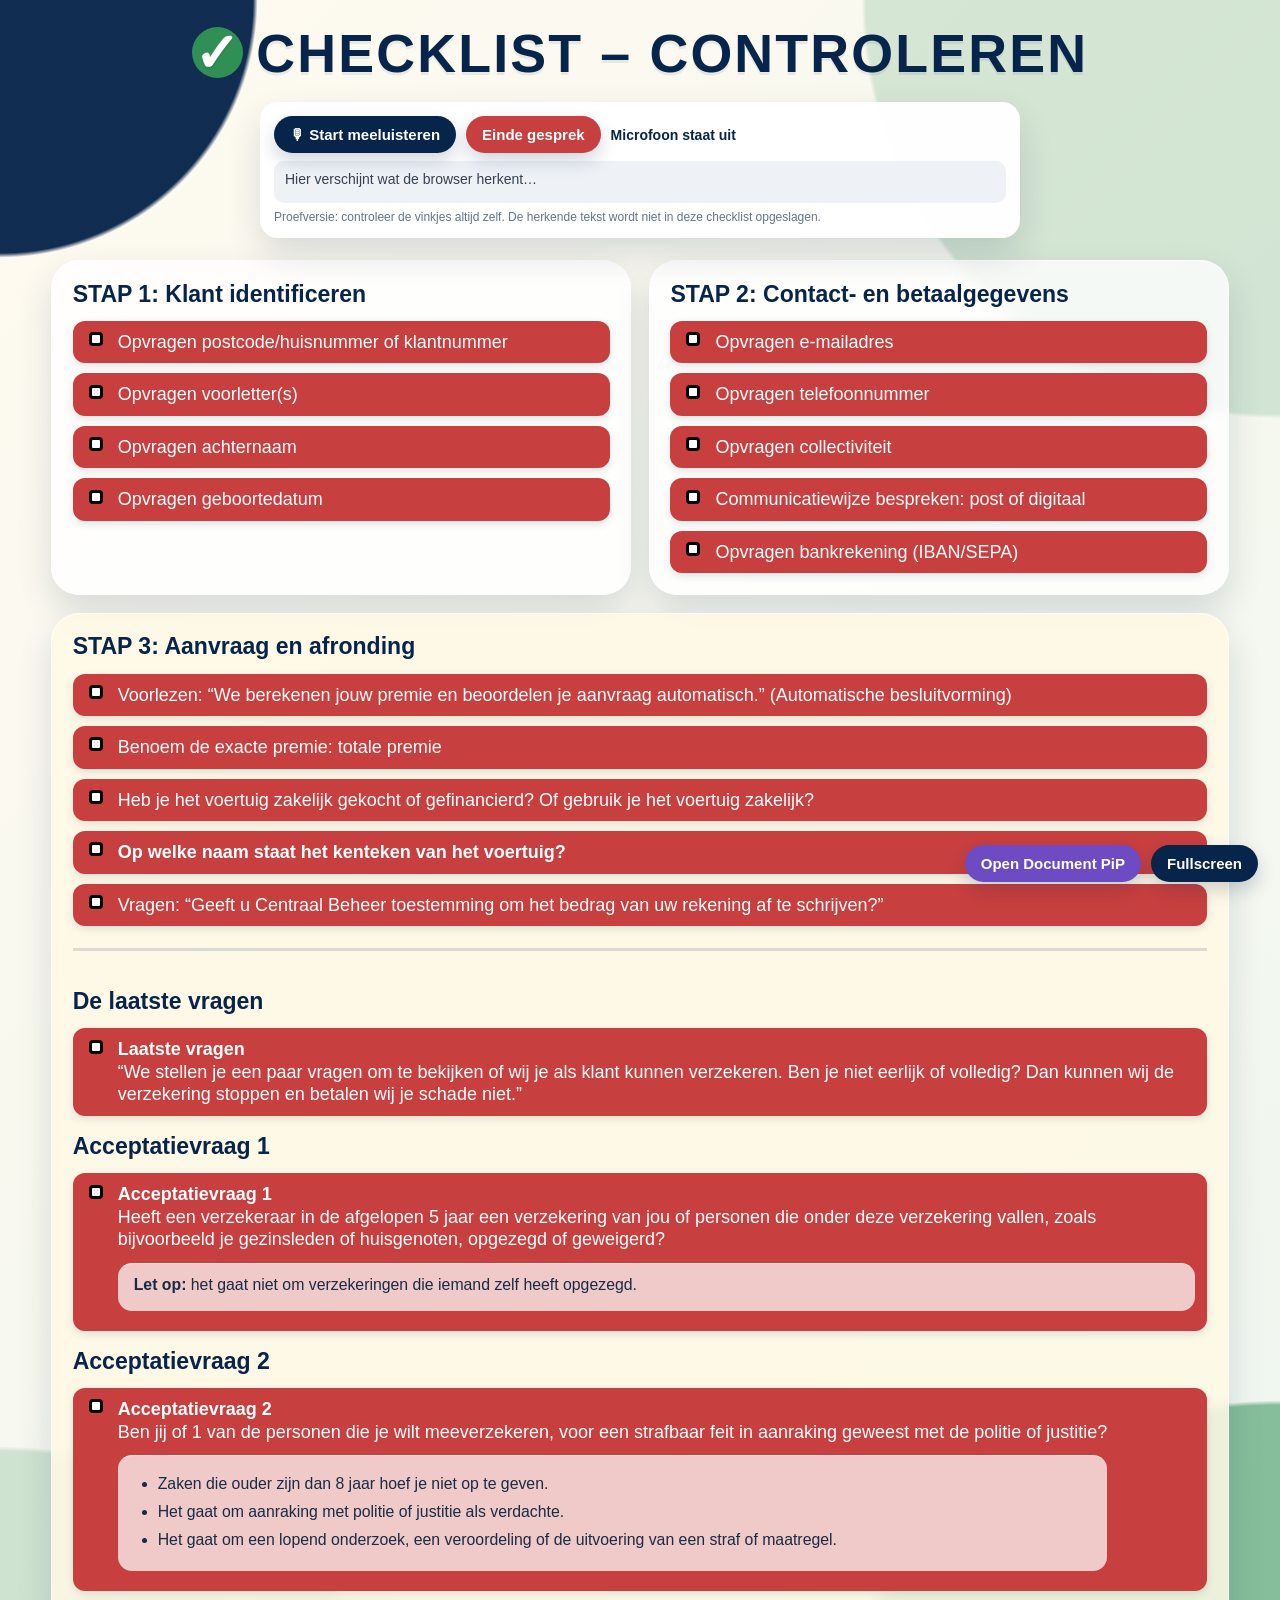
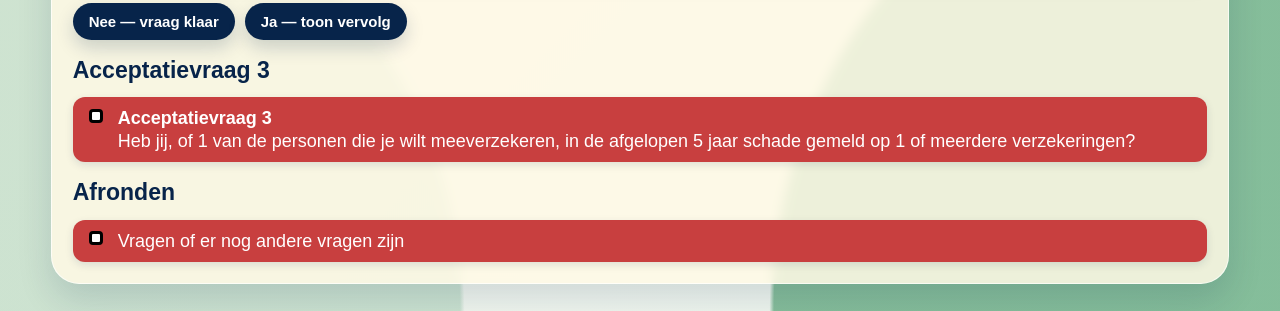
<file: index.html>
<!doctype html>
<html lang="nl">
<head>
  <meta charset="utf-8">
  <meta name="viewport" content="width=device-width, initial-scale=1">
  <title>Checklist – Controleren</title>
  <link rel="stylesheet" href="styles.css">
</head>
<body>
  <div class="page">
    <header><h1><span class="tick">✓</span>Checklist – Controleren</h1></header>

    <aside class="speech-panel" aria-label="Spraakherkenning">
      <div class="speech-controls">
        <button id="listenButton" type="button">🎙 Start meeluisteren</button>
        <button id="endButton" type="button">Einde gesprek</button>
        <span id="listenStatus">Microfoon staat uit</span>
      </div>
      <div id="transcript" aria-live="polite">Hier verschijnt wat de browser herkent…</div>
      <p class="speech-note">Proefversie: controleer de vinkjes altijd zelf. De herkende tekst wordt niet in deze checklist opgeslagen.</p>
    </aside>

    <main id="checklistRoot"></main>

    <div class="buttons">
      <button id="overlayButton" type="button">Open Document PiP</button>
      <button id="fullscreenButton" type="button">Fullscreen</button>
    </div>
  </div>

  <script src="checklist-data.js"></script>
  <script src="checklist-state.js"></script>
  <script src="vehicle-detection.js"></script>
  <script src="checklist-ui.js"></script>
  <script src="speech.js"></script>
  <script src="overlay.js?v=document-pip2"></script>
  <script src="app.js"></script>
</body>
</html>
</file>
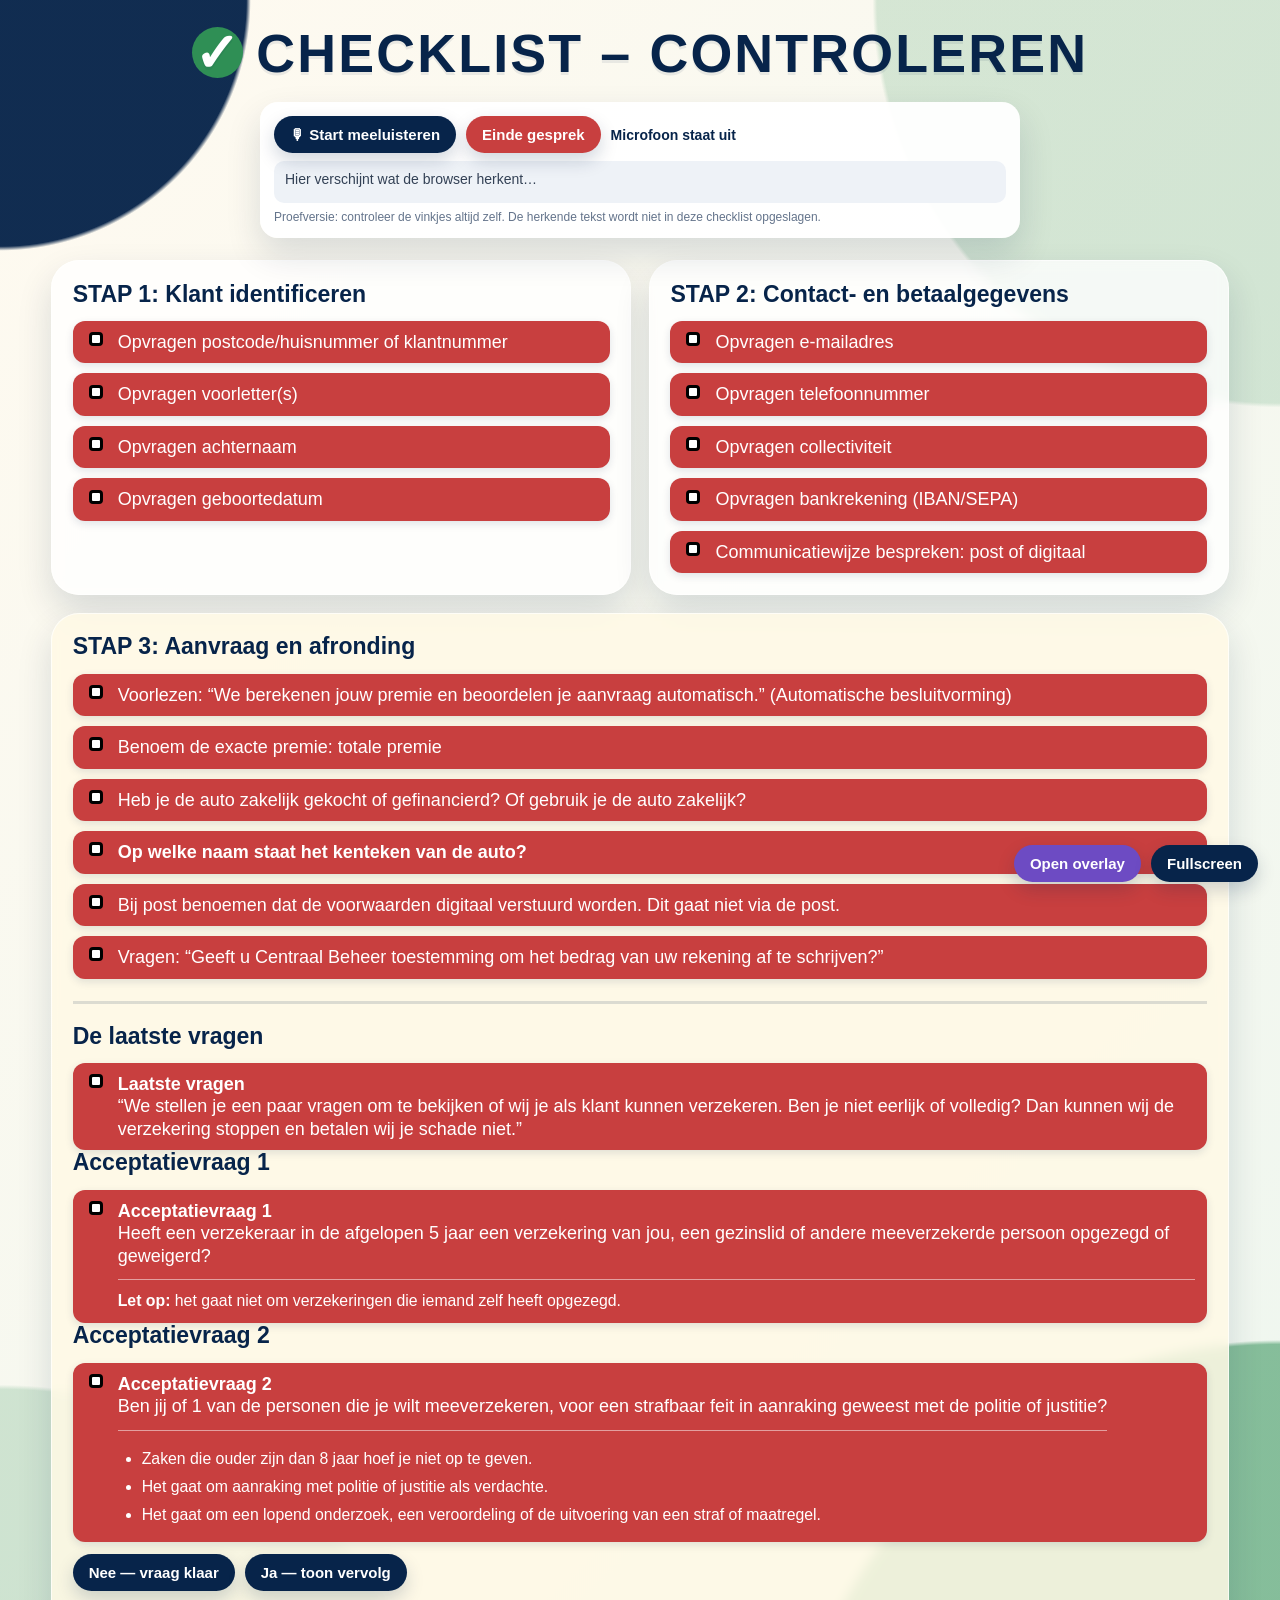
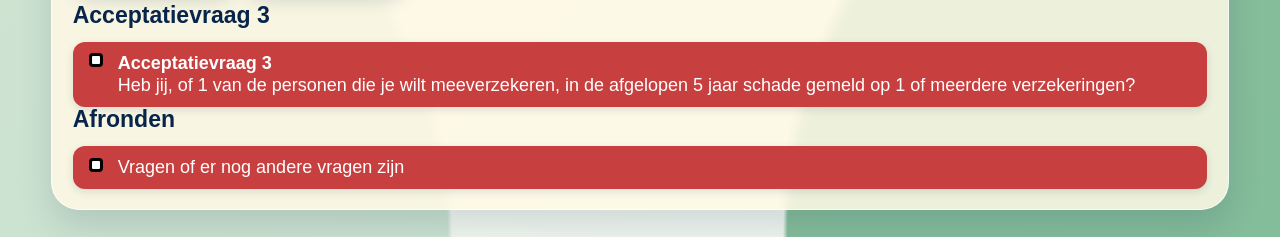
<file: Index.html>
<!doctype html>
<html lang="nl">
<head>
  <meta charset="utf-8">
  <meta name="viewport" content="width=device-width, initial-scale=1">
  <title>Checklist – Controleren</title>
  <style>
    :root {
      --navy: #07244a;
      --green: #2f8f55;
      --gold: #d8a319;
      --bg: #f7f3e9;
      --card: rgba(255,255,255,.78);
      --shadow: 0 16px 35px rgba(7, 36, 74, .14);
    }

    * { box-sizing: border-box; }

    body {
      margin: 0;
      min-height: 100vh;
      font-family: Arial, Helvetica, sans-serif;
      color: var(--navy);
      background:
        radial-gradient(circle at top left, rgba(7,36,74,.96) 0 11%, transparent 11.2%),
        radial-gradient(circle at top right, rgba(47,143,85,.18) 0 18%, transparent 18.2%),
        radial-gradient(circle at bottom right, rgba(47,143,85,.55) 0 22%, transparent 22.2%),
        radial-gradient(circle at bottom left, rgba(47,143,85,.20) 0 20%, transparent 20.2%),
        linear-gradient(135deg, #fffaf0, #edf6ef);
      overflow: auto;
    }

    .page {
      width: 100vw;
      min-height: 100vh;
      padding: clamp(18px, 2.1vw, 36px);
      display: flex;
      flex-direction: column;
      gap: clamp(14px, 1.7vw, 26px);
    }

    header {
      text-align: center;
      flex: 0 0 auto;
    }

    h1 {
      margin: 0;
      font-size: clamp(32px, 4.2vw, 72px);
      letter-spacing: .04em;
      text-transform: uppercase;
      line-height: 1;
      text-shadow: 0 3px 0 rgba(7,36,74,.08);
    }

    .tick {
      display: inline-grid;
      place-items: center;
      width: .95em;
      height: .95em;
      border-radius: 50%;
      background: var(--green);
      color: white;
      margin-right: .25em;
      font-weight: 900;
    }

    main {
      flex: 1 1 auto;
      display: grid;
      grid-template-columns: 1fr 1fr;
      gap: clamp(14px, 1.4vw, 24px);
      align-content: center;
      max-width: 1500px;
      width: min(92vw, 1500px);
      margin: 0 auto;
    }

    .card {
      background: var(--card);
      border-radius: 28px;
      padding: clamp(18px, 1.6vw, 28px);
      box-shadow: var(--shadow);
      backdrop-filter: blur(6px);
      border: 1px solid rgba(255,255,255,.65);
      min-height: 165px;
    }

    .wide {
      grid-column: 1 / -1;
      background: rgba(255, 249, 229, .85);
    }

    .acceptance-section {
      margin-top: 22px;
      padding-top: 20px;
      border-top: 3px solid rgba(7,36,74,.14);
    }

    .acceptance-intro,
    .question-note,
    .yes-options {
      margin: 10px 0;
      padding: 14px 16px;
      border-radius: 14px;
      color: #182b45;
      background: rgba(255,255,255,.72);
      font-size: clamp(16px, 1.15vw, 21px);
      line-height: 1.45;
    }

    .question-note { background: #fff5d6; }

    .question-subtext {
      display: block;
      margin-top: 12px;
      padding-top: 10px;
      border-top: 1px solid rgba(255,255,255,.5);
      font-size: .88em;
      line-height: 1.45;
    }

    .question-subtext ul {
      margin: 7px 0 0;
      padding-left: 24px;
    }

    .question-subtext li { margin: 5px 0; }

    .answer-buttons {
      display: flex;
      gap: 10px;
      margin: 12px 0;
    }

    .answer-buttons button.selected { outline: 4px solid var(--gold); }

    .yes-options[hidden] { display: none; }

    .yes-options ol {
      margin: 8px 0 0;
      padding-left: 28px;
    }

    .yes-options li { margin: 7px 0; }

    h2 {
      margin: 0 0 14px;
      font-size: clamp(22px, 1.8vw, 34px);
      line-height: 1.1;
    }

    .checks {
      display: grid;
      gap: 10px;
    }

    .checkline {
      display: flex;
      align-items: flex-start;
      gap: 12px;
      font-size: clamp(18px, 1.35vw, 25px);
      line-height: 1.25;
      cursor: pointer;
      user-select: none;
      padding: 10px 12px;
      border-radius: 12px;
      color: white;
      background: #c83f3f;
      box-shadow: 0 3px 8px rgba(7, 36, 74, .12);
      transition: background-color .18s ease, transform .12s ease;
    }

    .checkline:hover { transform: translateY(-1px); }

    .checkline:has(input[type="checkbox"]:checked) {
      background: var(--green);
    }

    input[type="checkbox"] {
      appearance: none;
      width: 1.05em;
      height: 1.05em;
      margin-top: .1em;
      border: 3px solid currentColor;
      border-radius: 4px;
      background: white;
      flex: 0 0 auto;
      display: grid;
      place-items: center;
      cursor: pointer;
    }

    input[type="checkbox"]::after {
      content: "✓";
      color: var(--green);
      font-size: .85em;
      font-weight: 900;
      transform: scale(0);
      transition: transform .12s ease;
    }

    input[type="checkbox"]:checked {
      background: white;
      border-color: white;
    }

    input[type="checkbox"]:checked::after {
      transform: scale(1);
    }

    input[type="checkbox"]:checked + span {
      text-decoration: none;
      opacity: 1;
    }

    .buttons {
      position: fixed;
      right: 22px;
      bottom: 18px;
      display: flex;
      gap: 10px;
    }

    button {
      border: 0;
      border-radius: 999px;
      padding: 10px 16px;
      font-size: 15px;
      font-weight: 700;
      color: white;
      background: var(--navy);
      cursor: pointer;
      box-shadow: 0 8px 18px rgba(7,36,74,.18);
    }

    button:hover { filter: brightness(1.1); }

    button:disabled {
      cursor: default;
      opacity: .75;
    }

    #endButton { background: #c83f3f; }

    #overlayButton { background: #6d4bc3; }

    .speech-panel {
      position: sticky;
      top: 10px;
      width: min(760px, 92vw);
      margin: 0 auto;
      padding: 14px;
      border-radius: 18px;
      background: rgba(255,255,255,.94);
      box-shadow: var(--shadow);
      z-index: 10;
      transition: width .2s ease, padding .2s ease;
    }

    .speech-panel.listening {
      width: min(420px, 92vw);
      padding: 10px 12px;
    }

    .speech-panel.listening .speech-controls { margin-bottom: 0; }

    .speech-panel.listening #transcript,
    .speech-panel.listening .speech-note {
      display: none;
    }

    .speech-controls {
      display: flex;
      flex-wrap: wrap;
      align-items: center;
      gap: 10px;
      margin-bottom: 8px;
    }

    #listenButton.listening { background: #c83f3f; }

    #listenStatus {
      font-size: 14px;
      font-weight: 700;
    }

    #transcript {
      min-height: 42px;
      max-height: 86px;
      overflow-y: auto;
      padding: 9px 11px;
      border-radius: 10px;
      color: #334155;
      background: #eef2f7;
      font-size: 14px;
      line-height: 1.35;
    }

    .speech-note {
      margin: 7px 0 0;
      color: #64748b;
      font-size: 12px;
    }

    @media (max-width: 900px) {
      body { overflow: auto; }
      .page { height: auto; min-height: 100vh; }
      main { grid-template-columns: 1fr; }
      .wide { grid-column: auto; }
      .speech-panel { width: min(760px, 92vw); }
      .speech-panel.listening { width: min(420px, 92vw); }
    }
  </style>
</head>
<body>
  <div class="page">
    <header>
      <h1><span class="tick">✓</span>Checklist – Controleren</h1>
    </header>

    <aside class="speech-panel" aria-label="Spraakherkenning">
      <div class="speech-controls">
        <button id="listenButton" type="button" onclick="startListening()">🎙 Start meeluisteren</button>
        <button id="endButton" type="button" onclick="endConversation()">Einde gesprek</button>
        <span id="listenStatus">Microfoon staat uit</span>
      </div>
      <div id="transcript" aria-live="polite">Hier verschijnt wat de browser herkent…</div>
      <p class="speech-note">Proefversie: controleer de vinkjes altijd zelf. De herkende tekst wordt niet in deze checklist opgeslagen.</p>
    </aside>

    <main>
      <section class="card">
        <h2>STAP 1: Klant identificeren</h2>
        <div class="checks">
          <label class="checkline"><input type="checkbox" id="check_1_0"><span>Opvragen postcode/huisnummer of klantnummer</span></label>
          <label class="checkline"><input type="checkbox" id="check_1_1"><span>Opvragen voorletter(s)</span></label>
          <label class="checkline"><input type="checkbox" id="check_1_2"><span>Opvragen achternaam</span></label>
          <label class="checkline"><input type="checkbox" id="check_1_3"><span>Opvragen geboortedatum</span></label>
        </div>
      </section>

      <section class="card">
        <h2>STAP 2: Contact- en betaalgegevens</h2>
        <div class="checks">
          <label class="checkline"><input type="checkbox" id="check_2_0"><span>Opvragen e-mailadres</span></label>
          <label class="checkline"><input type="checkbox" id="check_2_1"><span>Opvragen telefoonnummer</span></label>
          <label class="checkline"><input type="checkbox" id="check_2_2"><span>Opvragen collectiviteit</span></label>
          <label class="checkline"><input type="checkbox" id="check_2_3"><span>Opvragen bankrekening (IBAN/SEPA)</span></label>
          <label class="checkline"><input type="checkbox" id="check_2_4"><span>Communicatiewijze bespreken: post of digitaal</span></label>
        </div>
      </section>

      <section class="card wide">
        <h2>STAP 3: Aanvraag en afronding</h2>
        <div class="checks">
          <label class="checkline"><input type="checkbox" id="check_3_0"><span>Voorlezen: “We berekenen jouw premie en beoordelen je aanvraag automatisch.” (Automatische besluitvorming)</span></label>
          <label class="checkline"><input type="checkbox" id="check_3_1"><span>Benoem de exacte premie: totale premie</span></label>
          <label class="checkline"><input type="checkbox" id="check_3_1a"><span>Heb je de auto zakelijk gekocht of gefinancierd? Of gebruik je de auto zakelijk?</span></label>
          <label class="checkline"><input type="checkbox" id="check_3_1b"><span><strong>Op welke naam staat het kenteken van de auto?</strong></span></label>
          <label class="checkline"><input type="checkbox" id="check_3_2"><span>Bij post benoemen dat de voorwaarden digitaal verstuurd worden. Dit gaat niet via de post.</span></label>
          <label class="checkline"><input type="checkbox" id="check_3_3"><span>Vragen: “Geeft u Centraal Beheer toestemming om het bedrag van uw rekening af te schrijven?”</span></label>
        </div>

        <div class="acceptance-section">
          <h2>De laatste vragen</h2>
          <label class="checkline">
            <input type="checkbox" id="check_3_4">
            <span><strong>Laatste vragen</strong><br>“We stellen je een paar vragen om te bekijken of wij je als klant kunnen verzekeren. Ben je niet eerlijk of volledig? Dan kunnen wij de verzekering stoppen en betalen wij je schade niet.”</span>
          </label>

          <h2>Acceptatievraag 1</h2>
          <label class="checkline">
            <input type="checkbox" id="check_3_5">
            <span><strong>Acceptatievraag 1</strong><br>Heeft een verzekeraar in de afgelopen 5 jaar een verzekering van jou, een gezinslid of andere meeverzekerde persoon opgezegd of geweigerd?
              <span class="question-subtext"><strong>Let op:</strong> het gaat niet om verzekeringen die iemand zelf heeft opgezegd.</span>
            </span>
          </label>

          <h2>Acceptatievraag 2</h2>
          <label class="checkline">
            <input type="checkbox" id="check_3_6">
            <span><strong>Acceptatievraag 2</strong><br>Ben jij of 1 van de personen die je wilt meeverzekeren, voor een strafbaar feit in aanraking geweest met de politie of justitie?
              <span class="question-subtext">
                <ul>
                  <li>Zaken die ouder zijn dan 8 jaar hoef je niet op te geven.</li>
                  <li>Het gaat om aanraking met politie of justitie als verdachte.</li>
                  <li>Het gaat om een lopend onderzoek, een veroordeling of de uitvoering van een straf of maatregel.</li>
                </ul>
              </span>
            </span>
          </label>
          <div class="answer-buttons" aria-label="Antwoord op acceptatievraag 2">
            <button type="button" id="criminalNo" onclick="setCriminalAnswer(false)">Nee — vraag klaar</button>
            <button type="button" id="criminalYes" onclick="setCriminalAnswer(true)">Ja — toon vervolg</button>
          </div>
          <div class="yes-options" id="criminalOptions" hidden>
            <label class="checkline">
              <input type="checkbox" id="check_3_6_sub">
              <span><strong>Vervolg bij antwoord “Ja”</strong><br>Lees alle onderstaande subcategorieën voor.</span>
            </label>
            <ol>
              <li>Ontzegging van de rij- of vaarbevoegdheid (alleen bij verkeersproducten)</li>
              <li>Diefstal, inbraak, verduistering, heling, bedrog, oplichting, valsheid in geschrifte</li>
              <li>Vernieling, brandstichting, bedreiging, afpersing, chantage, stalking, gewapende overval</li>
              <li>Mishandeling, doodslag, moord</li>
              <li>Vrijheidsberoving, mensenhandel</li>
              <li>Aanranding, verkrachting, ontucht met minderjarigen, bezit van kinderporno</li>
              <li>Bezit of handel in wapens, munitie, vuurwerk</li>
              <li>Bezit, kweken, vervaardigen, handelen, doorvoeren of invoeren van drugs</li>
              <li>Misdrijven die te maken hebben met terrorisme, witwassen of deelname aan een criminele organisatie</li>
              <li>Milieumisdrijven</li>
              <li>Alle vormen van fraude en cybercriminaliteit</li>
            </ol>
          </div>

          <h2>Acceptatievraag 3</h2>
          <label class="checkline">
            <input type="checkbox" id="check_3_7">
            <span><strong>Acceptatievraag 3</strong><br>Heb jij, of 1 van de personen die je wilt meeverzekeren, in de afgelopen 5 jaar schade gemeld op 1 of meerdere verzekeringen?</span>
          </label>

          <h2>Afronden</h2>
          <label class="checkline"><input type="checkbox" id="check_3_8"><span>Vragen of er nog andere vragen zijn</span></label>
        </div>
      </section>
    </main>

    <div class="buttons">
      <button id="overlayButton" type="button" onclick="openOverlay()">Open overlay</button>
      <button onclick="toggleFullscreen()">Fullscreen</button>
    </div>
  </div>

  <script>
    const boxes = Array.from(document.querySelectorAll('input[type="checkbox"]'));
    const SpeechRecognition = window.SpeechRecognition || window.webkitSpeechRecognition;
    const listenButton = document.getElementById("listenButton");
    const listenStatus = document.getElementById("listenStatus");
    const transcript = document.getElementById("transcript");
    let recognition = null;
    let isListening = false;
    let rollingFinalText = "";
    let overlayWindow = null;
    let overlayOpenOnly = true;

    const speechRules = {
      check_1_0: ["postcode", "huisnummer", "klantnummer"],
      check_1_1: ["voorletter", "voorletters", "initialen"],
      check_1_2: ["achternaam", "familienaam"],
      check_1_3: ["geboortedatum", "wanneer bent u geboren"],
      check_2_0: ["e-mailadres", "emailadres", "e mail adres"],
      check_2_1: ["telefoonnummer", "mobiele nummer"],
      check_2_2: ["collectief", "collectiviteit"],
      check_2_3: ["bankrekening", "iban", "sepa", "rekeningnummer"],
      check_2_4: ["communicatiewijze", "communicatie wijze", "communicatievoorkeur", "communicatie voorkeur", "wijze staat digitaal", "communicatie staat digitaal", "wijze is post", "wijze is digitaal", "post of digitaal"],
      check_3_0: ["berekenen jouw premie", "beoordelen je aanvraag automatisch", "automatische besluitvorming"],
      check_3_1: ["exacte premie", "totale premie", "totaalpremie", "de premie is", "jouw premie wordt", "uw premie wordt"],
      check_3_1a: ["gebruik je de auto zakelijk", "auto zakelijk"],
      check_3_1b: ["op welke naam staat het kenteken van de auto", "naam staat het kenteken", "kenteken van de auto"],
      check_3_2: ["voorwaarden digitaal", "niet via de post", "niet per post"],
      check_3_3: ["centraal beheer toestemming", "bedrag van uw rekening af te schrijven", "toestemming om af te schrijven"],
      check_3_4: ["betalen wij je schade niet", "betalen we je schade niet"],
      check_3_5: ["zelf heeft opgezegd", "zelf hebben opgezegd"],
      check_3_6: ["uitvoering van een straf of maatregel"],
      check_3_6_sub: ["fraude en cybercriminaliteit"],
      check_3_7: ["een of meerdere verzekeringen", "1 of meerdere verzekeringen"],
      check_3_8: ["nog andere vragen", "heeft u nog vragen", "kan ik nog ergens mee helpen"]
    };

    function normalizeSpeech(text) {
      return text
        .toLocaleLowerCase("nl-NL")
        .normalize("NFD")
        .replace(/[\u0300-\u036f]/g, "")
        .replace(/[^a-z0-9]+/g, " ")
        .replace(/\s+/g, " ")
        .trim();
    }

    function hasAny(text, alternatives) {
      return alternatives.some(value => text.includes(value));
    }

    const flexibleMatchers = {
      check_2_0: text => hasAny(text, ["e mail adres", "email adres", "emailadres", "e mailadres", "mail adres", "mailadres"]),
      check_2_4: text => hasAny(text, ["communicatiewijze", "communicatie wijze", "communicatievoorkeur", "communicatie voorkeur"]) && hasAny(text, ["post", "digitaal"]),
      check_3_0: text => text.includes("premie") && hasAny(text, ["automatisch", "beoordelen", "besluitvorming"]),
      check_3_1: text => text.includes("premie") && hasAny(text, ["exacte", "totaal", "totale"]),
      check_3_1a: text => text.includes("auto") && text.includes("zakelijk"),
      check_3_1b: text => text.includes("kenteken") && hasAny(text, ["welke naam", "op naam", "naam staat"]),
      check_3_2: text => text.includes("voorwaarden") && hasAny(text, ["digitaal", "niet via de post", "niet per post"]),
      check_3_3: text => text.includes("toestemming") && hasAny(text, ["afschrijven", "af te schrijven", "rekening"]),
      check_3_4: text => hasAny(text, ["eerlijk", "volledig"]) && hasAny(text, ["schade niet", "verzekering stoppen"]),
      check_3_5: text => text.includes("zelf") && text.includes("verzeker") && hasAny(text, ["opgezegd", "op gezegd", "opzegde"]),
      check_3_6: text => hasAny(text, ["uitvoering", "uitvoeren", "uitvoer"]) && hasAny(text, ["straf", "maatregel"]),
      check_3_6_sub: text => hasAny(text, ["fraude en cybercriminaliteit", "fraude of cybercriminaliteit", "cyber criminaliteit"]),
      check_3_7: text => hasAny(text, ["schade gemeld", "schades gemeld", "schademelding"]) && text.includes("verzeker")
    };

    boxes.forEach(box => {
      const saved = localStorage.getItem("werkcheck_" + box.id);
      box.checked = saved === "true";
      box.addEventListener("change", () => {
        localStorage.setItem("werkcheck_" + box.id, box.checked);
        syncOverlay();
      });
    });

    function resetChecks() {
      boxes.forEach(box => {
        box.checked = false;
        localStorage.setItem("werkcheck_" + box.id, "false");
      });
      setCriminalAnswer(null);
    }

    function setCriminalAnswer(answer) {
      const options = document.getElementById("criminalOptions");
      const yesButton = document.getElementById("criminalYes");
      const noButton = document.getElementById("criminalNo");
      yesButton.classList.toggle("selected", answer === true);
      noButton.classList.toggle("selected", answer === false);
      options.hidden = answer !== true;
      syncOverlay();

      if (answer === null) {
        localStorage.removeItem("criminal_answer");
        return;
      }

      localStorage.setItem("criminal_answer", answer ? "yes" : "no");
      const questionBox = document.getElementById("check_3_6");
      if (!questionBox.checked) {
        questionBox.checked = true;
        questionBox.dispatchEvent(new Event("change"));
      }
    }

    function processSpeech(text) {
      const normalized = normalizeSpeech(text);
      Object.entries(speechRules).forEach(([id, phrases]) => {
        const box = document.getElementById(id);
        const exactMatch = phrases.some(phrase => normalized.includes(normalizeSpeech(phrase)));
        const flexibleMatch = flexibleMatchers[id]?.(normalized) || false;
        if (!box.checked && (exactMatch || flexibleMatch)) {
          box.checked = true;
          box.dispatchEvent(new Event("change"));
          box.closest(".checkline").animate(
            [{ transform: "scale(1)" }, { transform: "scale(1.025)" }, { transform: "scale(1)" }],
            { duration: 420 }
          );
        }
      });
    }

    function setupRecognition() {
      if (!SpeechRecognition) return false;
      recognition = new SpeechRecognition();
      recognition.lang = "nl-NL";
      recognition.continuous = true;
      recognition.interimResults = true;

      recognition.onresult = event => {
        let finalText = "";
        let interimText = "";
        for (let i = event.resultIndex; i < event.results.length; i++) {
          const words = event.results[i][0].transcript;
          if (event.results[i].isFinal) finalText += words + " ";
          else interimText += words;
        }
        const heard = (finalText || interimText).trim();
        if (heard) {
          transcript.textContent = heard;
        }
        if (finalText.trim()) {
          rollingFinalText = (rollingFinalText + " " + finalText).slice(-1400);
          processSpeech(rollingFinalText);
        }
      };

      recognition.onerror = event => {
        if (event.error === "not-allowed") {
          isListening = false;
          updateListeningUI("Microfoontoegang geweigerd");
        } else if (event.error !== "no-speech") {
          listenStatus.textContent = "Fout: " + event.error;
        }
      };

      recognition.onend = () => {
        if (isListening) {
          try { startRecognition(); } catch (_) {}
        }
      };
      return true;
    }

    function startRecognition() {
      recognition.start();
    }

    function updateListeningUI(message) {
      document.querySelector(".speech-panel").classList.toggle("listening", isListening);
      listenButton.classList.toggle("listening", isListening);
      listenButton.disabled = isListening;
      listenButton.textContent = isListening ? "🎙 Meeluisteren actief" : "🎙 Start meeluisteren";
      listenStatus.textContent = message || (isListening ? "Luistert…" : "Microfoon staat uit");
      syncOverlay();
    }

    function overlayStyles() {
      return `
        :root { color-scheme: light; --navy:#07244a; --green:#2f8f55; --red:#c83f3f; --gold:#d8a319; }
        * { box-sizing:border-box; }
        body { margin:0; min-height:100vh; font-family:Arial,Helvetica,sans-serif; color:var(--navy); background:#f5f7f9; }
        .overlay-shell { min-height:100vh; display:flex; flex-direction:column; }
        .overlay-head { position:sticky; top:0; z-index:2; padding:12px; color:white; background:var(--navy); box-shadow:0 4px 14px rgba(7,36,74,.22); }
        .overlay-title { display:flex; align-items:center; justify-content:space-between; gap:10px; margin-bottom:9px; }
        .overlay-title strong { font-size:17px; }
        #overlayProgress { font-size:13px; font-weight:700; white-space:nowrap; }
        .overlay-controls { display:grid; grid-template-columns:1fr 1fr; gap:7px; }
        .overlay-controls button { min-height:38px; border:0; border-radius:10px; padding:8px; color:white; background:#31577d; font-weight:700; cursor:pointer; }
        #overlayListen.active { background:var(--red); }
        #overlayEnd { background:var(--red); }
        .overlay-filter { display:flex; align-items:center; gap:8px; margin-top:9px; font-size:13px; font-weight:700; cursor:pointer; }
        .overlay-filter input { width:17px; height:17px; }
        #overlayStatus { margin-top:8px; padding:7px 9px; border-radius:8px; background:rgba(255,255,255,.14); font-size:12px; font-weight:700; }
        #overlayList { display:grid; gap:8px; padding:10px; }
        .overlay-section { margin:8px 3px 0; font-size:12px; font-weight:900; letter-spacing:.04em; text-transform:uppercase; color:#607086; }
        .overlay-row { display:flex; align-items:flex-start; gap:9px; padding:10px; border-radius:11px; color:white; background:var(--red); font-size:14px; line-height:1.28; cursor:pointer; box-shadow:0 2px 6px rgba(7,36,74,.13); }
        .overlay-row.checked { background:var(--green); }
        .overlay-row.hidden { display:none; }
        .overlay-row input { width:20px; height:20px; margin:0; flex:0 0 auto; accent-color:var(--green); }
        .overlay-row strong { font-weight:800; }
        .overlay-empty { padding:30px 18px; text-align:center; color:var(--green); font-size:17px; font-weight:800; }
        .overlay-answer { display:grid; grid-template-columns:1fr 1fr; gap:7px; margin:-2px 10px 2px; }
        .overlay-answer button { min-height:36px; border:0; border-radius:9px; color:white; background:#31577d; font-weight:700; cursor:pointer; }
        .overlay-answer button.selected { outline:3px solid var(--gold); }
      `;
    }

    function getOverlayLabel(box) {
      const source = box.closest(".checkline")?.querySelector("span");
      return (source?.innerText || box.id).replace(/\s+/g, " ").trim();
    }

    function overlaySectionFor(id) {
      if (id.startsWith("check_1_")) return "Stap 1 · Klant identificeren";
      if (id.startsWith("check_2_")) return "Stap 2 · Contact en betalen";
      return "Stap 3 · Aanvraag en afronding";
    }

    function buildOverlay() {
      if (!overlayWindow || overlayWindow.closed) return;
      const doc = overlayWindow.document;
      doc.head.innerHTML = `<meta charset="utf-8"><meta name="viewport" content="width=device-width,initial-scale=1"><title>Compliance overlay</title><style>${overlayStyles()}</style>`;
      doc.body.innerHTML = `
        <div class="overlay-shell">
          <header class="overlay-head">
            <div class="overlay-title"><strong>✓ Compliance</strong><span id="overlayProgress"></span></div>
            <div class="overlay-controls">
              <button id="overlayListen" type="button">🎙 Meeluisteren</button>
              <button id="overlayEnd" type="button">Einde gesprek</button>
            </div>
            <label class="overlay-filter"><input id="overlayFilter" type="checkbox" checked> Alleen openstaande punten</label>
            <div id="overlayStatus">Microfoon staat uit</div>
          </header>
          <main id="overlayList"></main>
        </div>`;

      doc.getElementById("overlayListen").addEventListener("click", startListening);
      doc.getElementById("overlayEnd").addEventListener("click", endConversation);
      doc.getElementById("overlayFilter").addEventListener("change", event => {
        overlayOpenOnly = event.target.checked;
        syncOverlay();
      });
      renderOverlayRows();
    }

    function renderOverlayRows() {
      if (!overlayWindow || overlayWindow.closed) return;
      const doc = overlayWindow.document;
      const list = doc.getElementById("overlayList");
      if (!list) return;
      list.innerHTML = "";
      let previousSection = "";

      boxes.forEach(box => {
        const section = overlaySectionFor(box.id);
        if (section !== previousSection) {
          const heading = doc.createElement("div");
          heading.className = "overlay-section";
          heading.textContent = section;
          list.appendChild(heading);
          previousSection = section;
        }

        const row = doc.createElement("label");
        row.className = "overlay-row";
        row.dataset.checkId = box.id;
        const overlayBox = doc.createElement("input");
        overlayBox.type = "checkbox";
        overlayBox.checked = box.checked;
        const label = doc.createElement("span");
        label.textContent = getOverlayLabel(box);
        overlayBox.addEventListener("change", () => {
          box.checked = overlayBox.checked;
          box.dispatchEvent(new Event("change"));
        });
        row.append(overlayBox, label);
        list.appendChild(row);

        if (box.id === "check_3_6") {
          const answers = doc.createElement("div");
          answers.className = "overlay-answer";
          answers.id = "overlayCriminalAnswers";
          answers.innerHTML = '<button type="button" data-answer="no">Nee — klaar</button><button type="button" data-answer="yes">Ja — vervolg</button>';
          answers.querySelector('[data-answer="no"]').addEventListener("click", () => setCriminalAnswer(false));
          answers.querySelector('[data-answer="yes"]').addEventListener("click", () => setCriminalAnswer(true));
          list.appendChild(answers);
        }
      });
      syncOverlay();
    }

    function syncOverlay() {
      if (!overlayWindow || overlayWindow.closed) return;
      const doc = overlayWindow.document;
      const filter = doc.getElementById("overlayFilter");
      if (!filter) return;
      filter.checked = overlayOpenOnly;

      let completed = 0;
      boxes.forEach(box => {
        if (box.checked) completed++;
        const row = doc.querySelector(`[data-check-id="${box.id}"]`);
        if (!row) return;
        row.classList.toggle("checked", box.checked);
        row.classList.toggle("hidden", overlayOpenOnly && box.checked);
        const overlayBox = row.querySelector('input[type="checkbox"]');
        if (overlayBox) overlayBox.checked = box.checked;
      });

      doc.querySelectorAll(".overlay-section").forEach(heading => {
        let next = heading.nextElementSibling;
        let hasVisibleRow = false;
        while (next && !next.classList.contains("overlay-section")) {
          if (next.classList.contains("overlay-row") && !next.classList.contains("hidden")) hasVisibleRow = true;
          next = next.nextElementSibling;
        }
        heading.hidden = !hasVisibleRow;
      });

      const empty = doc.getElementById("overlayEmpty");
      if (empty) empty.remove();
      if (overlayOpenOnly && completed === boxes.length) {
        const message = doc.createElement("div");
        message.id = "overlayEmpty";
        message.className = "overlay-empty";
        message.textContent = "✓ Alle controlepunten zijn afgevinkt";
        doc.getElementById("overlayList").appendChild(message);
      }

      doc.getElementById("overlayProgress").textContent = `${completed}/${boxes.length} gereed`;
      const overlayListen = doc.getElementById("overlayListen");
      overlayListen.classList.toggle("active", isListening);
      overlayListen.disabled = isListening;
      overlayListen.textContent = isListening ? "🎙 Luistert…" : "🎙 Meeluisteren";
      doc.getElementById("overlayStatus").textContent = listenStatus.textContent;

      const answer = localStorage.getItem("criminal_answer");
      const answerPanel = doc.getElementById("overlayCriminalAnswers");
      if (answerPanel) {
        answerPanel.hidden = overlayOpenOnly && document.getElementById("check_3_6").checked;
        answerPanel.querySelector('[data-answer="no"]').classList.toggle("selected", answer === "no");
        answerPanel.querySelector('[data-answer="yes"]').classList.toggle("selected", answer === "yes");
      }
    }

    async function openOverlay() {
      const overlayButton = document.getElementById("overlayButton");
      if (!("documentPictureInPicture" in window)) {
        alert("Deze Edge-versie ondersteunt het zwevende overlayvenster niet. Werk Edge bij en probeer het opnieuw.");
        return;
      }
      if (overlayWindow && !overlayWindow.closed) {
        overlayWindow.focus();
        return;
      }

      try {
        overlayWindow = await window.documentPictureInPicture.requestWindow({ width: 430, height: 720 });
        overlayButton.textContent = "Overlay geopend";
        buildOverlay();
        overlayWindow.addEventListener("pagehide", () => {
          overlayWindow = null;
          overlayButton.textContent = "Open overlay";
        }, { once:true });
      } catch (error) {
        overlayWindow = null;
        overlayButton.textContent = "Open overlay";
        alert("De overlay kon niet worden geopend. Controleer of Edge dit bestand toestemming geeft voor Picture-in-Picture.");
      }
    }

    async function startListening() {
      if (!recognition && !setupRecognition()) {
        listenStatus.textContent = "Spraakherkenning wordt niet ondersteund in deze browser";
        return;
      }
      if (isListening) return;

      isListening = true;
      rollingFinalText = "";
      transcript.textContent = "Luisteren gestart… spreek een controlepunt uit.";
      updateListeningUI();
      try { startRecognition(); }
      catch (_) {
        isListening = false;
        updateListeningUI("Kon de microfoon niet starten");
      }
    }

    function endConversation() {
      resetChecks();
      rollingFinalText = "";
      transcript.textContent = isListening
        ? "Nieuw gesprek gestart — de microfoon luistert verder."
        : "Klaar voor een nieuw gesprek.";
      updateListeningUI(isListening
        ? "Vinkjes reset — luistert verder"
        : "Klaar voor een nieuw gesprek");
      window.scrollTo({ top: 0, behavior: "smooth" });
    }

    function toggleFullscreen() {
      if (!document.fullscreenElement) {
        document.documentElement.requestFullscreen();
      } else {
        document.exitFullscreen();
      }
    }

    const savedCriminalAnswer = localStorage.getItem("criminal_answer");
    if (savedCriminalAnswer === "yes") setCriminalAnswer(true);
    if (savedCriminalAnswer === "no") setCriminalAnswer(false);
  </script>
</body>
</html>
</file>
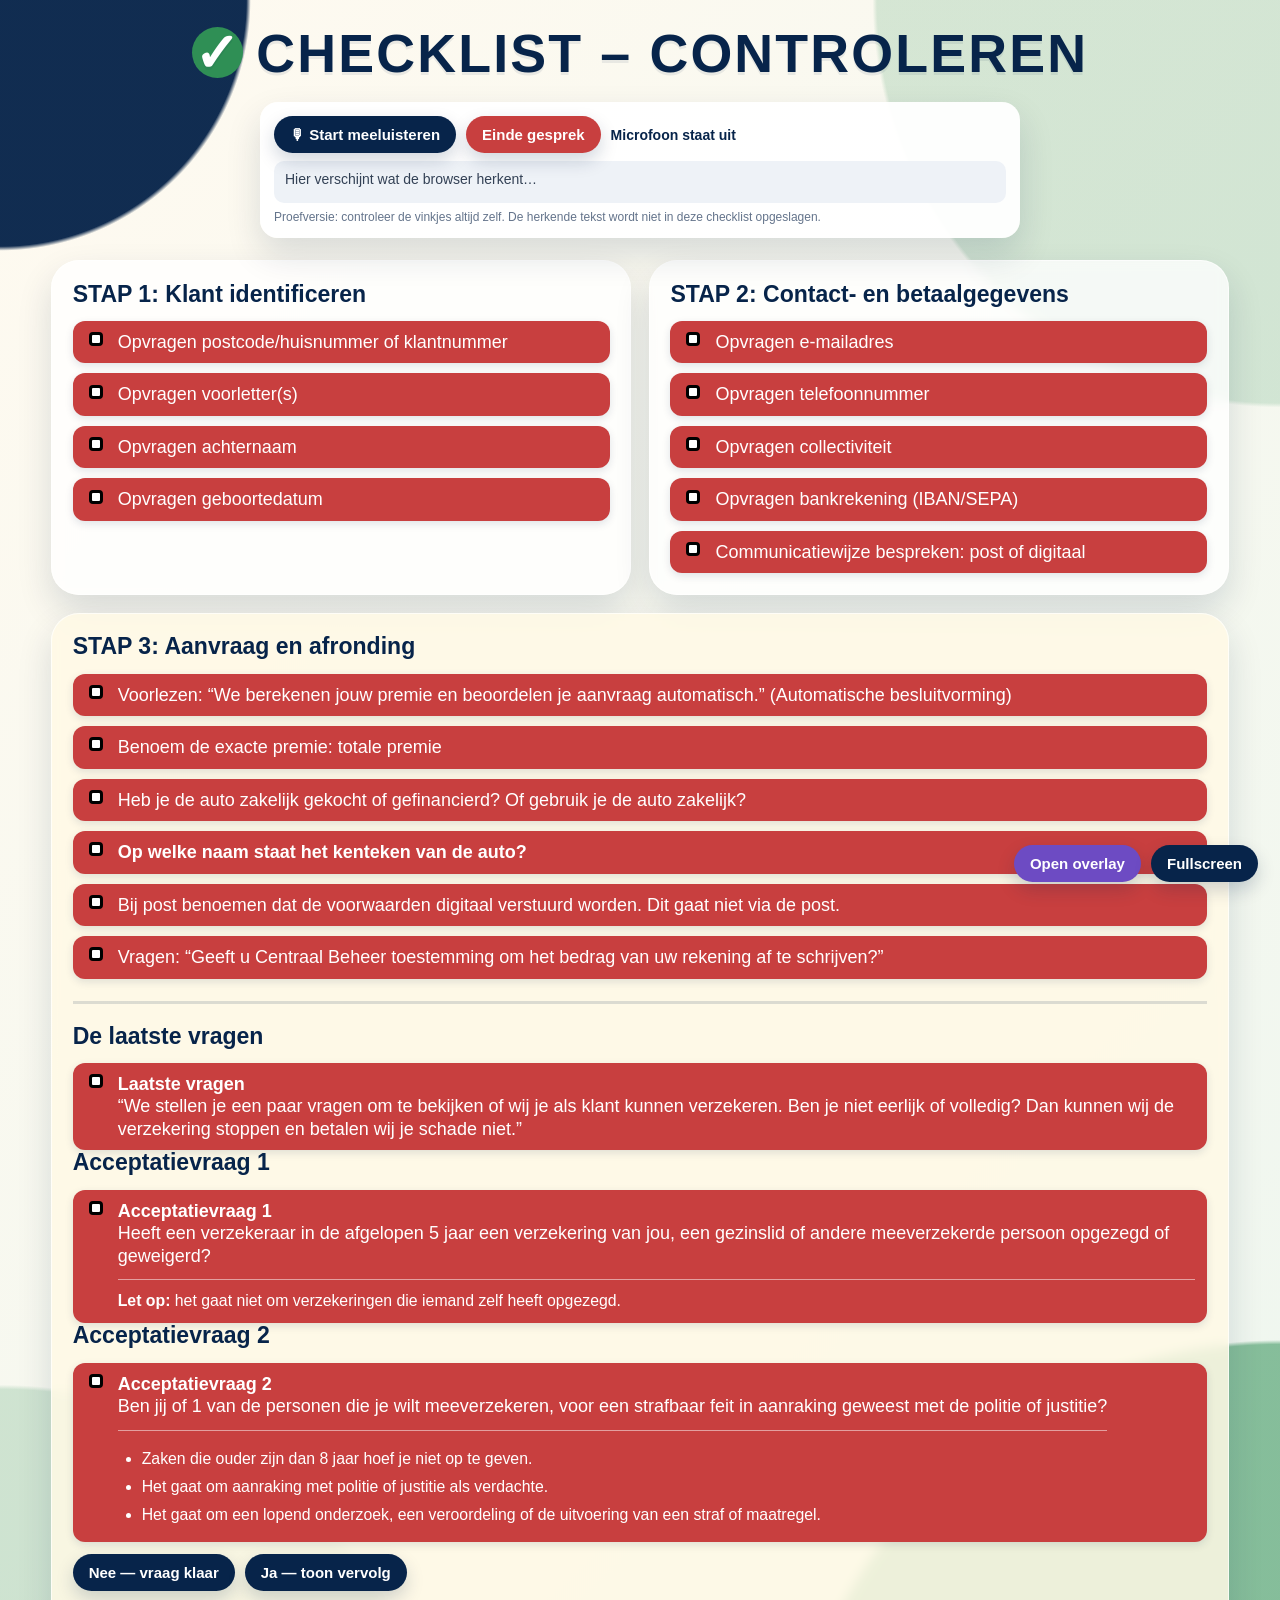
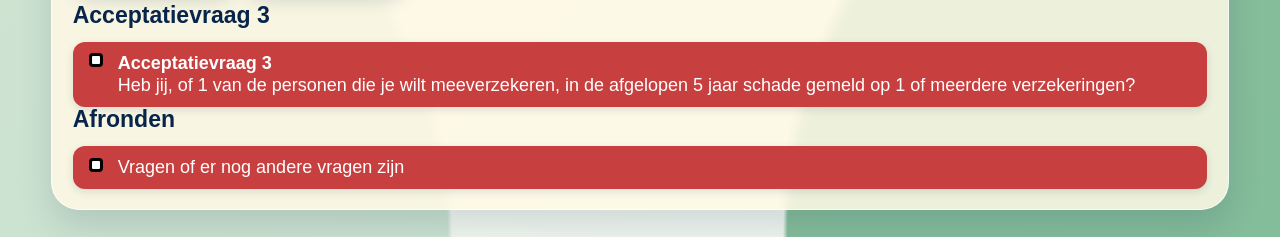
<file: checklist Compliance V25.html>
<!doctype html>
<html lang="nl">
<head>
  <meta charset="utf-8">
  <meta name="viewport" content="width=device-width, initial-scale=1">
  <title>Checklist – Controleren</title>
  <style>
    :root {
      --navy: #07244a;
      --green: #2f8f55;
      --gold: #d8a319;
      --bg: #f7f3e9;
      --card: rgba(255,255,255,.78);
      --shadow: 0 16px 35px rgba(7, 36, 74, .14);
    }

    * { box-sizing: border-box; }

    body {
      margin: 0;
      min-height: 100vh;
      font-family: Arial, Helvetica, sans-serif;
      color: var(--navy);
      background:
        radial-gradient(circle at top left, rgba(7,36,74,.96) 0 11%, transparent 11.2%),
        radial-gradient(circle at top right, rgba(47,143,85,.18) 0 18%, transparent 18.2%),
        radial-gradient(circle at bottom right, rgba(47,143,85,.55) 0 22%, transparent 22.2%),
        radial-gradient(circle at bottom left, rgba(47,143,85,.20) 0 20%, transparent 20.2%),
        linear-gradient(135deg, #fffaf0, #edf6ef);
      overflow: auto;
    }

    .page {
      width: 100vw;
      min-height: 100vh;
      padding: clamp(18px, 2.1vw, 36px);
      display: flex;
      flex-direction: column;
      gap: clamp(14px, 1.7vw, 26px);
    }

    header {
      text-align: center;
      flex: 0 0 auto;
    }

    h1 {
      margin: 0;
      font-size: clamp(32px, 4.2vw, 72px);
      letter-spacing: .04em;
      text-transform: uppercase;
      line-height: 1;
      text-shadow: 0 3px 0 rgba(7,36,74,.08);
    }

    .tick {
      display: inline-grid;
      place-items: center;
      width: .95em;
      height: .95em;
      border-radius: 50%;
      background: var(--green);
      color: white;
      margin-right: .25em;
      font-weight: 900;
    }

    main {
      flex: 1 1 auto;
      display: grid;
      grid-template-columns: 1fr 1fr;
      gap: clamp(14px, 1.4vw, 24px);
      align-content: center;
      max-width: 1500px;
      width: min(92vw, 1500px);
      margin: 0 auto;
    }

    .card {
      background: var(--card);
      border-radius: 28px;
      padding: clamp(18px, 1.6vw, 28px);
      box-shadow: var(--shadow);
      backdrop-filter: blur(6px);
      border: 1px solid rgba(255,255,255,.65);
      min-height: 165px;
    }

    .wide {
      grid-column: 1 / -1;
      background: rgba(255, 249, 229, .85);
    }

    .acceptance-section {
      margin-top: 22px;
      padding-top: 20px;
      border-top: 3px solid rgba(7,36,74,.14);
    }

    .acceptance-intro,
    .question-note,
    .yes-options {
      margin: 10px 0;
      padding: 14px 16px;
      border-radius: 14px;
      color: #182b45;
      background: rgba(255,255,255,.72);
      font-size: clamp(16px, 1.15vw, 21px);
      line-height: 1.45;
    }

    .question-note { background: #fff5d6; }

    .question-subtext {
      display: block;
      margin-top: 12px;
      padding-top: 10px;
      border-top: 1px solid rgba(255,255,255,.5);
      font-size: .88em;
      line-height: 1.45;
    }

    .question-subtext ul {
      margin: 7px 0 0;
      padding-left: 24px;
    }

    .question-subtext li { margin: 5px 0; }

    .answer-buttons {
      display: flex;
      gap: 10px;
      margin: 12px 0;
    }

    .answer-buttons button.selected { outline: 4px solid var(--gold); }

    .yes-options[hidden] { display: none; }

    .yes-options ol {
      margin: 8px 0 0;
      padding-left: 28px;
    }

    .yes-options li { margin: 7px 0; }

    h2 {
      margin: 0 0 14px;
      font-size: clamp(22px, 1.8vw, 34px);
      line-height: 1.1;
    }

    .checks {
      display: grid;
      gap: 10px;
    }

    .checkline {
      display: flex;
      align-items: flex-start;
      gap: 12px;
      font-size: clamp(18px, 1.35vw, 25px);
      line-height: 1.25;
      cursor: pointer;
      user-select: none;
      padding: 10px 12px;
      border-radius: 12px;
      color: white;
      background: #c83f3f;
      box-shadow: 0 3px 8px rgba(7, 36, 74, .12);
      transition: background-color .18s ease, transform .12s ease;
    }

    .checkline:hover { transform: translateY(-1px); }

    .checkline:has(input[type="checkbox"]:checked) {
      background: var(--green);
    }

    input[type="checkbox"] {
      appearance: none;
      width: 1.05em;
      height: 1.05em;
      margin-top: .1em;
      border: 3px solid currentColor;
      border-radius: 4px;
      background: white;
      flex: 0 0 auto;
      display: grid;
      place-items: center;
      cursor: pointer;
    }

    input[type="checkbox"]::after {
      content: "✓";
      color: var(--green);
      font-size: .85em;
      font-weight: 900;
      transform: scale(0);
      transition: transform .12s ease;
    }

    input[type="checkbox"]:checked {
      background: white;
      border-color: white;
    }

    input[type="checkbox"]:checked::after {
      transform: scale(1);
    }

    input[type="checkbox"]:checked + span {
      text-decoration: none;
      opacity: 1;
    }

    .buttons {
      position: fixed;
      right: 22px;
      bottom: 18px;
      display: flex;
      gap: 10px;
    }

    button {
      border: 0;
      border-radius: 999px;
      padding: 10px 16px;
      font-size: 15px;
      font-weight: 700;
      color: white;
      background: var(--navy);
      cursor: pointer;
      box-shadow: 0 8px 18px rgba(7,36,74,.18);
    }

    button:hover { filter: brightness(1.1); }

    button:disabled {
      cursor: default;
      opacity: .75;
    }

    #endButton { background: #c83f3f; }

    #overlayButton { background: #6d4bc3; }

    .speech-panel {
      position: sticky;
      top: 10px;
      width: min(760px, 92vw);
      margin: 0 auto;
      padding: 14px;
      border-radius: 18px;
      background: rgba(255,255,255,.94);
      box-shadow: var(--shadow);
      z-index: 10;
      transition: width .2s ease, padding .2s ease;
    }

    .speech-panel.listening {
      width: min(420px, 92vw);
      padding: 10px 12px;
    }

    .speech-panel.listening .speech-controls { margin-bottom: 0; }

    .speech-panel.listening #transcript,
    .speech-panel.listening .speech-note {
      display: none;
    }

    .speech-controls {
      display: flex;
      flex-wrap: wrap;
      align-items: center;
      gap: 10px;
      margin-bottom: 8px;
    }

    #listenButton.listening { background: #c83f3f; }

    #listenStatus {
      font-size: 14px;
      font-weight: 700;
    }

    #transcript {
      min-height: 42px;
      max-height: 86px;
      overflow-y: auto;
      padding: 9px 11px;
      border-radius: 10px;
      color: #334155;
      background: #eef2f7;
      font-size: 14px;
      line-height: 1.35;
    }

    .speech-note {
      margin: 7px 0 0;
      color: #64748b;
      font-size: 12px;
    }

    @media (max-width: 900px) {
      body { overflow: auto; }
      .page { height: auto; min-height: 100vh; }
      main { grid-template-columns: 1fr; }
      .wide { grid-column: auto; }
      .speech-panel { width: min(760px, 92vw); }
      .speech-panel.listening { width: min(420px, 92vw); }
    }
  </style>
</head>
<body>
  <div class="page">
    <header>
      <h1><span class="tick">✓</span>Checklist – Controleren</h1>
    </header>

    <aside class="speech-panel" aria-label="Spraakherkenning">
      <div class="speech-controls">
        <button id="listenButton" type="button" onclick="startListening()">🎙 Start meeluisteren</button>
        <button id="endButton" type="button" onclick="endConversation()">Einde gesprek</button>
        <span id="listenStatus">Microfoon staat uit</span>
      </div>
      <div id="transcript" aria-live="polite">Hier verschijnt wat de browser herkent…</div>
      <p class="speech-note">Proefversie: controleer de vinkjes altijd zelf. De herkende tekst wordt niet in deze checklist opgeslagen.</p>
    </aside>

    <main>
      <section class="card">
        <h2>STAP 1: Klant identificeren</h2>
        <div class="checks">
          <label class="checkline"><input type="checkbox" id="check_1_0"><span>Opvragen postcode/huisnummer of klantnummer</span></label>
          <label class="checkline"><input type="checkbox" id="check_1_1"><span>Opvragen voorletter(s)</span></label>
          <label class="checkline"><input type="checkbox" id="check_1_2"><span>Opvragen achternaam</span></label>
          <label class="checkline"><input type="checkbox" id="check_1_3"><span>Opvragen geboortedatum</span></label>
        </div>
      </section>

      <section class="card">
        <h2>STAP 2: Contact- en betaalgegevens</h2>
        <div class="checks">
          <label class="checkline"><input type="checkbox" id="check_2_0"><span>Opvragen e-mailadres</span></label>
          <label class="checkline"><input type="checkbox" id="check_2_1"><span>Opvragen telefoonnummer</span></label>
          <label class="checkline"><input type="checkbox" id="check_2_2"><span>Opvragen collectiviteit</span></label>
          <label class="checkline"><input type="checkbox" id="check_2_3"><span>Opvragen bankrekening (IBAN/SEPA)</span></label>
          <label class="checkline"><input type="checkbox" id="check_2_4"><span>Communicatiewijze bespreken: post of digitaal</span></label>
        </div>
      </section>

      <section class="card wide">
        <h2>STAP 3: Aanvraag en afronding</h2>
        <div class="checks">
          <label class="checkline"><input type="checkbox" id="check_3_0"><span>Voorlezen: “We berekenen jouw premie en beoordelen je aanvraag automatisch.” (Automatische besluitvorming)</span></label>
          <label class="checkline"><input type="checkbox" id="check_3_1"><span>Benoem de exacte premie: totale premie</span></label>
          <label class="checkline"><input type="checkbox" id="check_3_1a"><span>Heb je de auto zakelijk gekocht of gefinancierd? Of gebruik je de auto zakelijk?</span></label>
          <label class="checkline"><input type="checkbox" id="check_3_1b"><span><strong>Op welke naam staat het kenteken van de auto?</strong></span></label>
          <label class="checkline"><input type="checkbox" id="check_3_2"><span>Bij post benoemen dat de voorwaarden digitaal verstuurd worden. Dit gaat niet via de post.</span></label>
          <label class="checkline"><input type="checkbox" id="check_3_3"><span>Vragen: “Geeft u Centraal Beheer toestemming om het bedrag van uw rekening af te schrijven?”</span></label>
        </div>

        <div class="acceptance-section">
          <h2>De laatste vragen</h2>
          <label class="checkline">
            <input type="checkbox" id="check_3_4">
            <span><strong>Laatste vragen</strong><br>“We stellen je een paar vragen om te bekijken of wij je als klant kunnen verzekeren. Ben je niet eerlijk of volledig? Dan kunnen wij de verzekering stoppen en betalen wij je schade niet.”</span>
          </label>

          <h2>Acceptatievraag 1</h2>
          <label class="checkline">
            <input type="checkbox" id="check_3_5">
            <span><strong>Acceptatievraag 1</strong><br>Heeft een verzekeraar in de afgelopen 5 jaar een verzekering van jou, een gezinslid of andere meeverzekerde persoon opgezegd of geweigerd?
              <span class="question-subtext"><strong>Let op:</strong> het gaat niet om verzekeringen die iemand zelf heeft opgezegd.</span>
            </span>
          </label>

          <h2>Acceptatievraag 2</h2>
          <label class="checkline">
            <input type="checkbox" id="check_3_6">
            <span><strong>Acceptatievraag 2</strong><br>Ben jij of 1 van de personen die je wilt meeverzekeren, voor een strafbaar feit in aanraking geweest met de politie of justitie?
              <span class="question-subtext">
                <ul>
                  <li>Zaken die ouder zijn dan 8 jaar hoef je niet op te geven.</li>
                  <li>Het gaat om aanraking met politie of justitie als verdachte.</li>
                  <li>Het gaat om een lopend onderzoek, een veroordeling of de uitvoering van een straf of maatregel.</li>
                </ul>
              </span>
            </span>
          </label>
          <div class="answer-buttons" aria-label="Antwoord op acceptatievraag 2">
            <button type="button" id="criminalNo" onclick="setCriminalAnswer(false)">Nee — vraag klaar</button>
            <button type="button" id="criminalYes" onclick="setCriminalAnswer(true)">Ja — toon vervolg</button>
          </div>
          <div class="yes-options" id="criminalOptions" hidden>
            <label class="checkline">
              <input type="checkbox" id="check_3_6_sub">
              <span><strong>Vervolg bij antwoord “Ja”</strong><br>Lees alle onderstaande subcategorieën voor.</span>
            </label>
            <ol>
              <li>Ontzegging van de rij- of vaarbevoegdheid (alleen bij verkeersproducten)</li>
              <li>Diefstal, inbraak, verduistering, heling, bedrog, oplichting, valsheid in geschrifte</li>
              <li>Vernieling, brandstichting, bedreiging, afpersing, chantage, stalking, gewapende overval</li>
              <li>Mishandeling, doodslag, moord</li>
              <li>Vrijheidsberoving, mensenhandel</li>
              <li>Aanranding, verkrachting, ontucht met minderjarigen, bezit van kinderporno</li>
              <li>Bezit of handel in wapens, munitie, vuurwerk</li>
              <li>Bezit, kweken, vervaardigen, handelen, doorvoeren of invoeren van drugs</li>
              <li>Misdrijven die te maken hebben met terrorisme, witwassen of deelname aan een criminele organisatie</li>
              <li>Milieumisdrijven</li>
              <li>Alle vormen van fraude en cybercriminaliteit</li>
            </ol>
          </div>

          <h2>Acceptatievraag 3</h2>
          <label class="checkline">
            <input type="checkbox" id="check_3_7">
            <span><strong>Acceptatievraag 3</strong><br>Heb jij, of 1 van de personen die je wilt meeverzekeren, in de afgelopen 5 jaar schade gemeld op 1 of meerdere verzekeringen?</span>
          </label>

          <h2>Afronden</h2>
          <label class="checkline"><input type="checkbox" id="check_3_8"><span>Vragen of er nog andere vragen zijn</span></label>
        </div>
      </section>
    </main>

    <div class="buttons">
      <button id="overlayButton" type="button" onclick="openOverlay()">Open overlay</button>
      <button onclick="toggleFullscreen()">Fullscreen</button>
    </div>
  </div>

  <script>
    const boxes = Array.from(document.querySelectorAll('input[type="checkbox"]'));
    const SpeechRecognition = window.SpeechRecognition || window.webkitSpeechRecognition;
    const listenButton = document.getElementById("listenButton");
    const listenStatus = document.getElementById("listenStatus");
    const transcript = document.getElementById("transcript");
    let recognition = null;
    let isListening = false;
    let rollingFinalText = "";
    let overlayWindow = null;
    let overlayOpenOnly = true;

    const speechRules = {
      check_1_0: ["postcode", "huisnummer", "klantnummer"],
      check_1_1: ["voorletter", "voorletters", "initialen"],
      check_1_2: ["achternaam", "familienaam"],
      check_1_3: ["geboortedatum", "wanneer bent u geboren"],
      check_2_0: ["e-mailadres", "emailadres", "e mail adres"],
      check_2_1: ["telefoonnummer", "mobiele nummer"],
      check_2_2: ["collectief", "collectiviteit"],
      check_2_3: ["bankrekening", "iban", "sepa", "rekeningnummer"],
      check_2_4: ["communicatiewijze", "communicatie wijze", "communicatievoorkeur", "communicatie voorkeur", "wijze staat digitaal", "communicatie staat digitaal", "wijze is post", "wijze is digitaal", "post of digitaal"],
      check_3_0: ["berekenen jouw premie", "beoordelen je aanvraag automatisch", "automatische besluitvorming"],
      check_3_1: ["exacte premie", "totale premie", "totaalpremie", "de premie is", "jouw premie wordt", "uw premie wordt"],
      check_3_1a: ["gebruik je de auto zakelijk", "auto zakelijk"],
      check_3_1b: ["op welke naam staat het kenteken van de auto", "naam staat het kenteken", "kenteken van de auto"],
      check_3_2: ["voorwaarden digitaal", "niet via de post", "niet per post"],
      check_3_3: ["centraal beheer toestemming", "bedrag van uw rekening af te schrijven", "toestemming om af te schrijven"],
      check_3_4: ["betalen wij je schade niet", "betalen we je schade niet"],
      check_3_5: ["zelf heeft opgezegd", "zelf hebben opgezegd"],
      check_3_6: ["uitvoering van een straf of maatregel"],
      check_3_6_sub: ["fraude en cybercriminaliteit"],
      check_3_7: ["een of meerdere verzekeringen", "1 of meerdere verzekeringen"],
      check_3_8: ["nog andere vragen", "heeft u nog vragen", "kan ik nog ergens mee helpen"]
    };

    function normalizeSpeech(text) {
      return text
        .toLocaleLowerCase("nl-NL")
        .normalize("NFD")
        .replace(/[\u0300-\u036f]/g, "")
        .replace(/[^a-z0-9]+/g, " ")
        .replace(/\s+/g, " ")
        .trim();
    }

    function hasAny(text, alternatives) {
      return alternatives.some(value => text.includes(value));
    }

    const flexibleMatchers = {
      check_2_0: text => hasAny(text, ["e mail adres", "email adres", "emailadres", "e mailadres", "mail adres", "mailadres"]),
      check_2_4: text => hasAny(text, ["communicatiewijze", "communicatie wijze", "communicatievoorkeur", "communicatie voorkeur"]) && hasAny(text, ["post", "digitaal"]),
      check_3_0: text => text.includes("premie") && hasAny(text, ["automatisch", "beoordelen", "besluitvorming"]),
      check_3_1: text => text.includes("premie") && hasAny(text, ["exacte", "totaal", "totale"]),
      check_3_1a: text => text.includes("auto") && text.includes("zakelijk"),
      check_3_1b: text => text.includes("kenteken") && hasAny(text, ["welke naam", "op naam", "naam staat"]),
      check_3_2: text => text.includes("voorwaarden") && hasAny(text, ["digitaal", "niet via de post", "niet per post"]),
      check_3_3: text => text.includes("toestemming") && hasAny(text, ["afschrijven", "af te schrijven", "rekening"]),
      check_3_4: text => hasAny(text, ["eerlijk", "volledig"]) && hasAny(text, ["schade niet", "verzekering stoppen"]),
      check_3_5: text => text.includes("zelf") && text.includes("verzeker") && hasAny(text, ["opgezegd", "op gezegd", "opzegde"]),
      check_3_6: text => hasAny(text, ["uitvoering", "uitvoeren", "uitvoer"]) && hasAny(text, ["straf", "maatregel"]),
      check_3_6_sub: text => hasAny(text, ["fraude en cybercriminaliteit", "fraude of cybercriminaliteit", "cyber criminaliteit"]),
      check_3_7: text => hasAny(text, ["schade gemeld", "schades gemeld", "schademelding"]) && text.includes("verzeker")
    };

    boxes.forEach(box => {
      const saved = localStorage.getItem("werkcheck_" + box.id);
      box.checked = saved === "true";
      box.addEventListener("change", () => {
        localStorage.setItem("werkcheck_" + box.id, box.checked);
        syncOverlay();
      });
    });

    function resetChecks() {
      boxes.forEach(box => {
        box.checked = false;
        localStorage.setItem("werkcheck_" + box.id, "false");
      });
      setCriminalAnswer(null);
    }

    function setCriminalAnswer(answer) {
      const options = document.getElementById("criminalOptions");
      const yesButton = document.getElementById("criminalYes");
      const noButton = document.getElementById("criminalNo");
      const previousAnswer = localStorage.getItem("criminal_answer");
      yesButton.classList.toggle("selected", answer === true);
      noButton.classList.toggle("selected", answer === false);
      options.hidden = answer !== true;

      if (answer === null) {
        localStorage.removeItem("criminal_answer");
        syncOverlay();
        return;
      }

      localStorage.setItem("criminal_answer", answer ? "yes" : "no");
      const questionBox = document.getElementById("check_3_6");
      if (!questionBox.checked) {
        questionBox.checked = true;
        questionBox.dispatchEvent(new Event("change"));
      }

      const followUpBox = document.getElementById("check_3_6_sub");
      if (answer === false && !followUpBox.checked) {
        followUpBox.checked = true;
        followUpBox.dispatchEvent(new Event("change"));
      }
      if (answer === true && previousAnswer === "no" && followUpBox.checked) {
        followUpBox.checked = false;
        followUpBox.dispatchEvent(new Event("change"));
      }
      syncOverlay();
    }

    function processAcceptanceAnswer(text) {
      const questionBox = document.getElementById("check_3_6");
      if (!questionBox.checked || localStorage.getItem("criminal_answer") !== null) return;

      const normalized = normalizeSpeech(text);
      const yesAnswer = /^(ja|ja hoor|jazeker)\b/.test(normalized) || /\b(ja|ja hoor|jazeker)$/.test(normalized);
      const noAnswer = /^(nee|nee hoor)\b/.test(normalized) || /\b(nee|nee hoor)$/.test(normalized);
      if (yesAnswer && !noAnswer) setCriminalAnswer(true);
      if (noAnswer && !yesAnswer) setCriminalAnswer(false);
    }

    function processSpeech(text) {
      const normalized = normalizeSpeech(text);
      const activeBox = boxes.find(box => !box.checked);
      if (!activeBox) return;

      const phrases = speechRules[activeBox.id] || [];
      const exactMatch = phrases.some(phrase => normalized.includes(normalizeSpeech(phrase)));
      const flexibleMatch = flexibleMatchers[activeBox.id]?.(normalized) || false;
      if (exactMatch || flexibleMatch) {
        activeBox.checked = true;
        activeBox.dispatchEvent(new Event("change"));
        activeBox.closest(".checkline").animate(
          [{ transform: "scale(1)" }, { transform: "scale(1.025)" }, { transform: "scale(1)" }],
          { duration: 420 }
        );
        // Een volgende regel mag alleen luisteren naar tekst die ná het
        // afronden van de huidige rode balk wordt uitgesproken.
        rollingFinalText = "";
      }
    }

    function setupRecognition() {
      if (!SpeechRecognition) return false;
      recognition = new SpeechRecognition();
      recognition.lang = "nl-NL";
      recognition.continuous = true;
      recognition.interimResults = true;

      recognition.onresult = event => {
        let finalText = "";
        let interimText = "";
        for (let i = event.resultIndex; i < event.results.length; i++) {
          const words = event.results[i][0].transcript;
          if (event.results[i].isFinal) finalText += words + " ";
          else interimText += words;
        }
        const heard = (finalText || interimText).trim();
        if (heard) {
          transcript.textContent = heard;
        }
        if (finalText.trim()) {
          rollingFinalText = (rollingFinalText + " " + finalText).slice(-1400);
          processSpeech(rollingFinalText);
          processAcceptanceAnswer(finalText);
        }
      };

      recognition.onerror = event => {
        if (event.error === "not-allowed") {
          isListening = false;
          updateListeningUI("Microfoontoegang geweigerd");
        } else if (event.error !== "no-speech") {
          listenStatus.textContent = "Fout: " + event.error;
        }
      };

      recognition.onend = () => {
        if (isListening) {
          try { startRecognition(); } catch (_) {}
        }
      };
      return true;
    }

    function startRecognition() {
      recognition.start();
    }

    function updateListeningUI(message) {
      document.querySelector(".speech-panel").classList.toggle("listening", isListening);
      listenButton.classList.toggle("listening", isListening);
      listenButton.disabled = isListening;
      listenButton.textContent = isListening ? "🎙 Meeluisteren actief" : "🎙 Start meeluisteren";
      listenStatus.textContent = message || (isListening ? "Luistert…" : "Microfoon staat uit");
      syncOverlay();
    }

    function overlayStyles() {
      return `
        :root { color-scheme: light; --navy:#07244a; --green:#2f8f55; --red:#c83f3f; --gold:#d8a319; }
        * { box-sizing:border-box; }
        body { margin:0; min-height:100vh; font-family:Arial,Helvetica,sans-serif; color:var(--navy); background:#f5f7f9; }
        .overlay-shell { min-height:100vh; display:flex; flex-direction:column; }
        .overlay-head { position:sticky; top:0; z-index:2; padding:12px; color:white; background:var(--navy); box-shadow:0 4px 14px rgba(7,36,74,.22); }
        .overlay-title { display:flex; align-items:center; justify-content:space-between; gap:10px; margin-bottom:9px; }
        .overlay-title strong { font-size:17px; }
        #overlayProgress { font-size:13px; font-weight:700; white-space:nowrap; }
        .overlay-controls { display:grid; grid-template-columns:1fr 1fr; gap:7px; }
        .overlay-controls button { min-height:38px; border:0; border-radius:10px; padding:8px; color:white; background:#31577d; font-weight:700; cursor:pointer; }
        #overlayListen.active { background:var(--red); }
        #overlayEnd { background:var(--red); }
        .overlay-filter { display:flex; align-items:center; gap:8px; margin-top:9px; font-size:13px; font-weight:700; cursor:pointer; }
        .overlay-filter input { width:17px; height:17px; }
        #overlayStatus { margin-top:8px; padding:7px 9px; border-radius:8px; background:rgba(255,255,255,.14); font-size:12px; font-weight:700; }
        #overlayList { display:grid; gap:8px; padding:10px; }
        .overlay-section { margin:8px 3px 0; font-size:12px; font-weight:900; letter-spacing:.04em; text-transform:uppercase; color:#607086; }
        .overlay-row { display:flex; align-items:flex-start; gap:9px; padding:10px; border-radius:11px; color:white; background:var(--red); font-size:14px; line-height:1.28; cursor:pointer; box-shadow:0 2px 6px rgba(7,36,74,.13); }
        .overlay-row.checked { background:var(--green); }
        .overlay-row.hidden { display:none; }
        .overlay-row input { width:20px; height:20px; margin:0; flex:0 0 auto; accent-color:var(--green); }
        .overlay-row strong { font-weight:800; }
        .overlay-empty { padding:30px 18px; text-align:center; color:var(--green); font-size:17px; font-weight:800; }
        .overlay-answer { display:grid; grid-template-columns:1fr 1fr; gap:7px; margin:-2px 10px 2px; }
        .overlay-answer button { min-height:36px; border:0; border-radius:9px; color:white; background:#31577d; font-weight:700; cursor:pointer; }
        .overlay-answer button.selected { outline:3px solid var(--gold); }
        .overlay-subcategories { margin:-2px 10px 4px; padding:12px 14px; border:2px solid var(--gold); border-radius:11px; background:#fff8dc; color:#182b45; font-size:13px; line-height:1.35; }
        .overlay-subcategories strong { display:block; margin-bottom:7px; }
        .overlay-subcategories ol { margin:0; padding-left:21px; }
        .overlay-subcategories li { margin:5px 0; }
      `;
    }

    function getOverlayLabel(box) {
      const source = box.closest(".checkline")?.querySelector("span");
      return (source?.innerText || box.id).replace(/\s+/g, " ").trim();
    }

    function overlaySectionFor(id) {
      if (id.startsWith("check_1_")) return "Stap 1 · Klant identificeren";
      if (id.startsWith("check_2_")) return "Stap 2 · Contact en betalen";
      return "Stap 3 · Aanvraag en afronding";
    }

    function buildOverlay() {
      if (!overlayWindow || overlayWindow.closed) return;
      const doc = overlayWindow.document;
      doc.head.innerHTML = `<meta charset="utf-8"><meta name="viewport" content="width=device-width,initial-scale=1"><title>Compliance overlay</title><style>${overlayStyles()}</style>`;
      doc.body.innerHTML = `
        <div class="overlay-shell">
          <header class="overlay-head">
            <div class="overlay-title"><strong>✓ Compliance</strong><span id="overlayProgress"></span></div>
            <div class="overlay-controls">
              <button id="overlayListen" type="button">🎙 Meeluisteren</button>
              <button id="overlayEnd" type="button">Einde gesprek</button>
            </div>
            <label class="overlay-filter"><input id="overlayFilter" type="checkbox" checked> Alleen openstaande punten</label>
            <div id="overlayStatus">Microfoon staat uit</div>
          </header>
          <main id="overlayList"></main>
        </div>`;

      doc.getElementById("overlayListen").addEventListener("click", startListening);
      doc.getElementById("overlayEnd").addEventListener("click", endConversation);
      doc.getElementById("overlayFilter").addEventListener("change", event => {
        overlayOpenOnly = event.target.checked;
        syncOverlay();
      });
      renderOverlayRows();
    }

    function renderOverlayRows() {
      if (!overlayWindow || overlayWindow.closed) return;
      const doc = overlayWindow.document;
      const list = doc.getElementById("overlayList");
      if (!list) return;
      list.innerHTML = "";
      let previousSection = "";

      boxes.forEach(box => {
        const section = overlaySectionFor(box.id);
        if (section !== previousSection) {
          const heading = doc.createElement("div");
          heading.className = "overlay-section";
          heading.textContent = section;
          list.appendChild(heading);
          previousSection = section;
        }

        const row = doc.createElement("label");
        row.className = "overlay-row";
        row.dataset.checkId = box.id;
        const overlayBox = doc.createElement("input");
        overlayBox.type = "checkbox";
        overlayBox.checked = box.checked;
        const label = doc.createElement("span");
        label.textContent = getOverlayLabel(box);
        overlayBox.addEventListener("change", () => {
          box.checked = overlayBox.checked;
          box.dispatchEvent(new Event("change"));
        });
        row.append(overlayBox, label);
        list.appendChild(row);

        if (box.id === "check_3_6") {
          const answers = doc.createElement("div");
          answers.className = "overlay-answer";
          answers.id = "overlayCriminalAnswers";
          answers.innerHTML = '<button type="button" data-answer="no">Nee — klaar</button><button type="button" data-answer="yes">Ja — vervolg</button>';
          answers.querySelector('[data-answer="no"]').addEventListener("click", () => setCriminalAnswer(false));
          answers.querySelector('[data-answer="yes"]').addEventListener("click", () => setCriminalAnswer(true));
          list.appendChild(answers);
        }

        if (box.id === "check_3_6_sub") {
          const categories = doc.createElement("div");
          categories.className = "overlay-subcategories";
          categories.id = "overlaySubcategories";
          const title = doc.createElement("strong");
          title.textContent = "Lees alle onderstaande subcategorieën voor:";
          const categoryList = doc.createElement("ol");
          document.querySelectorAll("#criminalOptions ol li").forEach(item => {
            const category = doc.createElement("li");
            category.textContent = item.textContent;
            categoryList.appendChild(category);
          });
          categories.append(title, categoryList);
          list.appendChild(categories);
        }
      });
      syncOverlay();
    }

    function syncOverlay() {
      if (!overlayWindow || overlayWindow.closed) return;
      const doc = overlayWindow.document;
      const filter = doc.getElementById("overlayFilter");
      if (!filter) return;
      filter.checked = overlayOpenOnly;

      const answer = localStorage.getItem("criminal_answer");
      let completed = 0;
      boxes.forEach(box => {
        if (box.checked) completed++;
        const row = doc.querySelector(`[data-check-id="${box.id}"]`);
        if (!row) return;
        row.classList.toggle("checked", box.checked);
        let shouldHide = overlayOpenOnly && box.checked;
        if (box.id === "check_3_6" && answer === null) shouldHide = false;
        if (box.id === "check_3_6_sub") {
          shouldHide = answer !== "yes" || (overlayOpenOnly && box.checked);
        }
        row.classList.toggle("hidden", shouldHide);
        const overlayBox = row.querySelector('input[type="checkbox"]');
        if (overlayBox) overlayBox.checked = box.checked;
      });

      doc.querySelectorAll(".overlay-section").forEach(heading => {
        let next = heading.nextElementSibling;
        let hasVisibleRow = false;
        while (next && !next.classList.contains("overlay-section")) {
          if (next.classList.contains("overlay-row") && !next.classList.contains("hidden")) hasVisibleRow = true;
          next = next.nextElementSibling;
        }
        heading.hidden = !hasVisibleRow;
      });

      const empty = doc.getElementById("overlayEmpty");
      if (empty) empty.remove();
      if (overlayOpenOnly && completed === boxes.length) {
        const message = doc.createElement("div");
        message.id = "overlayEmpty";
        message.className = "overlay-empty";
        message.textContent = "✓ Alle controlepunten zijn afgevinkt";
        doc.getElementById("overlayList").appendChild(message);
      }

      doc.getElementById("overlayProgress").textContent = `${completed}/${boxes.length} gereed`;
      const overlayListen = doc.getElementById("overlayListen");
      overlayListen.classList.toggle("active", isListening);
      overlayListen.disabled = isListening;
      overlayListen.textContent = isListening ? "🎙 Luistert…" : "🎙 Meeluisteren";
      doc.getElementById("overlayStatus").textContent = listenStatus.textContent;

      const answerPanel = doc.getElementById("overlayCriminalAnswers");
      if (answerPanel) {
        answerPanel.hidden = overlayOpenOnly && answer !== null;
        answerPanel.querySelector('[data-answer="no"]').classList.toggle("selected", answer === "no");
        answerPanel.querySelector('[data-answer="yes"]').classList.toggle("selected", answer === "yes");
      }
      const subcategories = doc.getElementById("overlaySubcategories");
      if (subcategories) {
        subcategories.hidden = answer !== "yes" || (overlayOpenOnly && document.getElementById("check_3_6_sub").checked);
      }
    }

    async function openOverlay() {
      const overlayButton = document.getElementById("overlayButton");
      if (!("documentPictureInPicture" in window)) {
        alert("Deze Edge-versie ondersteunt het zwevende overlayvenster niet. Werk Edge bij en probeer het opnieuw.");
        return;
      }
      if (overlayWindow && !overlayWindow.closed) {
        overlayWindow.focus();
        return;
      }

      try {
        overlayWindow = await window.documentPictureInPicture.requestWindow({ width: 430, height: 720 });
        overlayButton.textContent = "Overlay geopend";
        buildOverlay();
        overlayWindow.addEventListener("pagehide", () => {
          overlayWindow = null;
          overlayButton.textContent = "Open overlay";
        }, { once:true });
      } catch (error) {
        overlayWindow = null;
        overlayButton.textContent = "Open overlay";
        alert("De overlay kon niet worden geopend. Controleer of Edge dit bestand toestemming geeft voor Picture-in-Picture.");
      }
    }

    async function startListening() {
      if (!recognition && !setupRecognition()) {
        listenStatus.textContent = "Spraakherkenning wordt niet ondersteund in deze browser";
        return;
      }
      if (isListening) return;

      isListening = true;
      rollingFinalText = "";
      transcript.textContent = "Luisteren gestart… spreek een controlepunt uit.";
      updateListeningUI();
      try { startRecognition(); }
      catch (_) {
        isListening = false;
        updateListeningUI("Kon de microfoon niet starten");
      }
    }

    function endConversation() {
      resetChecks();
      rollingFinalText = "";
      transcript.textContent = isListening
        ? "Nieuw gesprek gestart — de microfoon luistert verder."
        : "Klaar voor een nieuw gesprek.";
      updateListeningUI(isListening
        ? "Vinkjes reset — luistert verder"
        : "Klaar voor een nieuw gesprek");
      window.scrollTo({ top: 0, behavior: "smooth" });
    }

    function toggleFullscreen() {
      if (!document.fullscreenElement) {
        document.documentElement.requestFullscreen();
      } else {
        document.exitFullscreen();
      }
    }

    const savedCriminalAnswer = localStorage.getItem("criminal_answer");
    if (savedCriminalAnswer === "yes") setCriminalAnswer(true);
    if (savedCriminalAnswer === "no") setCriminalAnswer(false);
  </script>
</body>
</html>
</file>
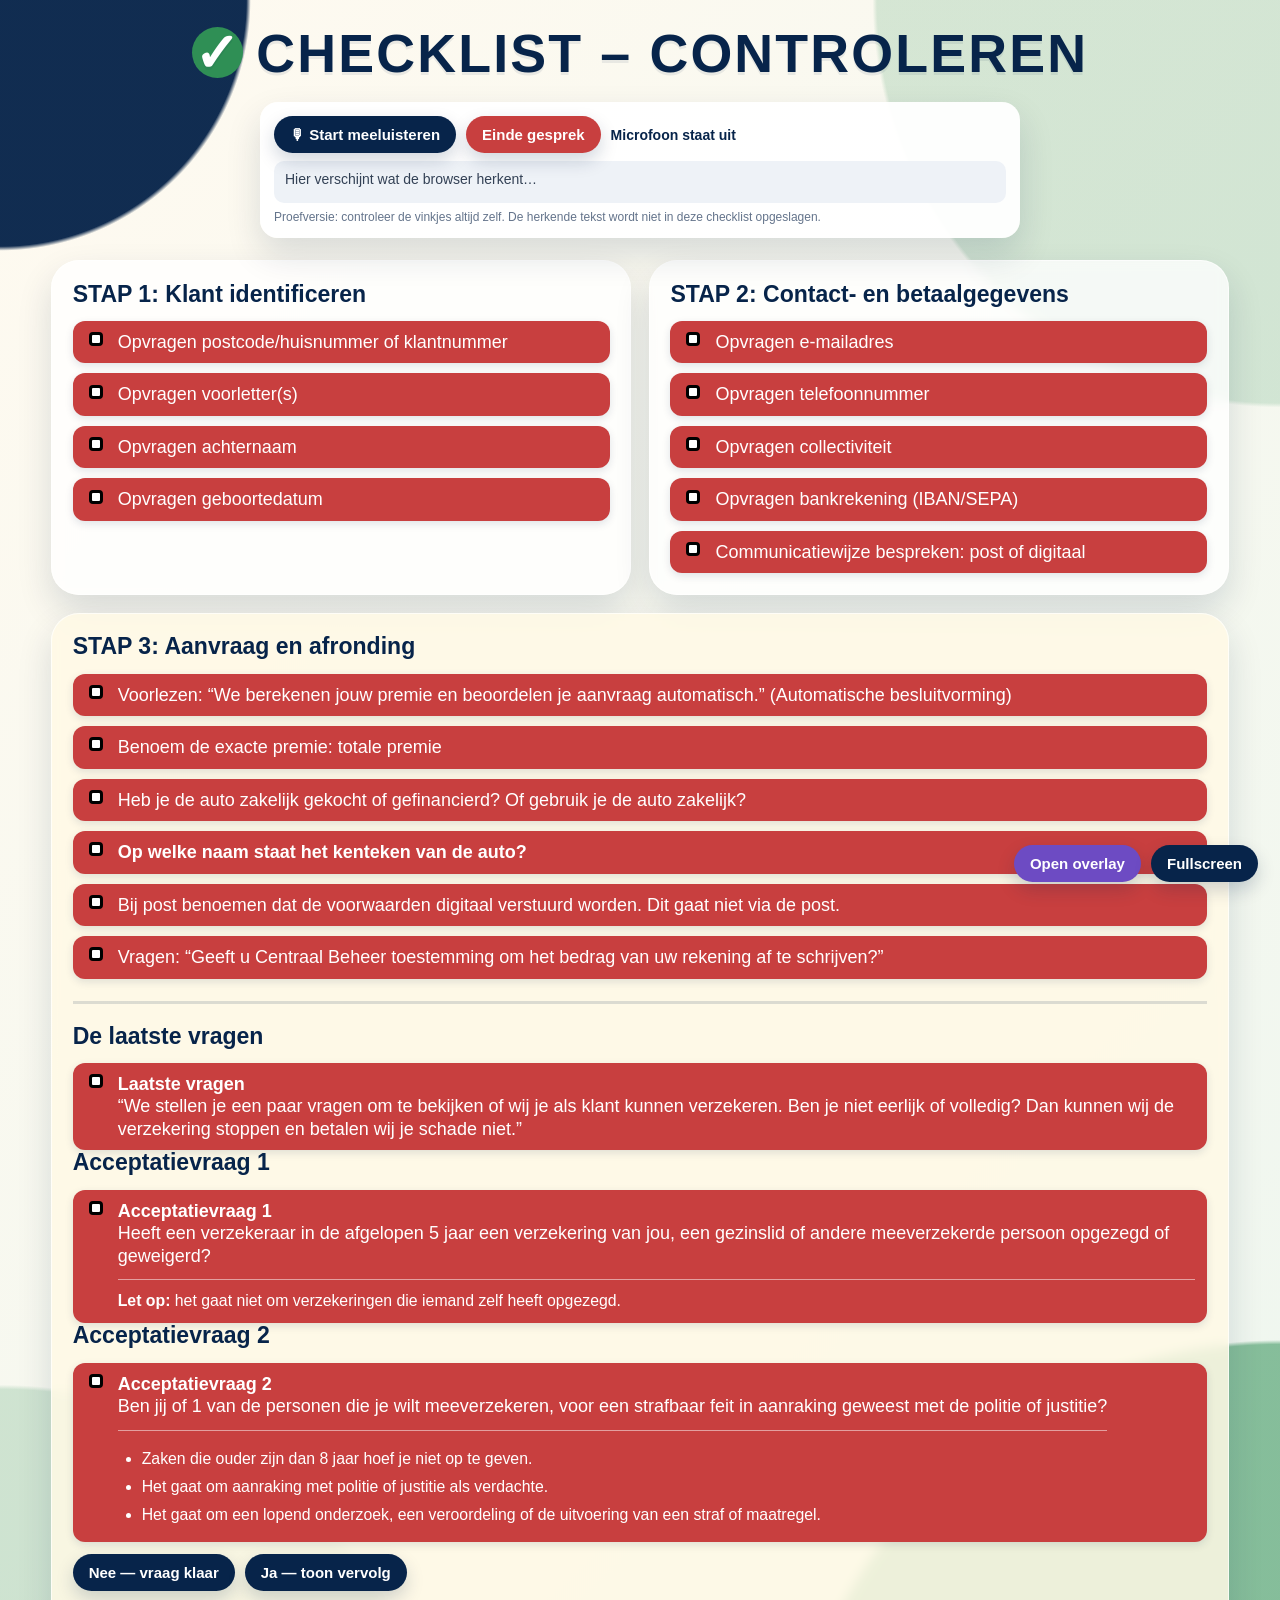
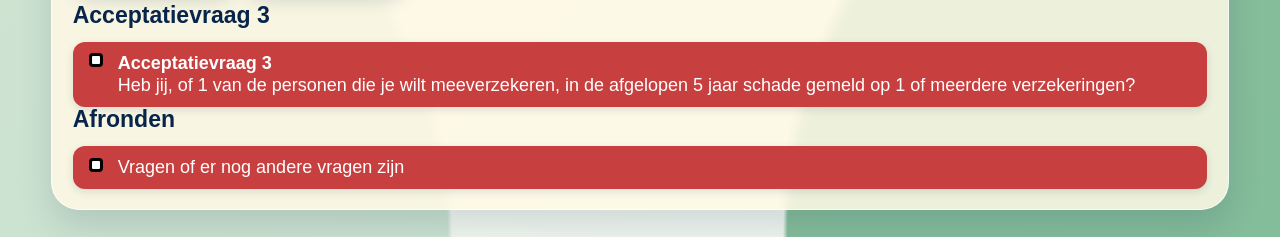
<file: index.html.html>
<!doctype html>
<html lang="nl">
<head>
  <meta charset="utf-8">
  <meta name="viewport" content="width=device-width, initial-scale=1">
  <title>Checklist – Controleren</title>
  <style>
    :root {
      --navy: #07244a;
      --green: #2f8f55;
      --gold: #d8a319;
      --bg: #f7f3e9;
      --card: rgba(255,255,255,.78);
      --shadow: 0 16px 35px rgba(7, 36, 74, .14);
    }

    * { box-sizing: border-box; }

    body {
      margin: 0;
      min-height: 100vh;
      font-family: Arial, Helvetica, sans-serif;
      color: var(--navy);
      background:
        radial-gradient(circle at top left, rgba(7,36,74,.96) 0 11%, transparent 11.2%),
        radial-gradient(circle at top right, rgba(47,143,85,.18) 0 18%, transparent 18.2%),
        radial-gradient(circle at bottom right, rgba(47,143,85,.55) 0 22%, transparent 22.2%),
        radial-gradient(circle at bottom left, rgba(47,143,85,.20) 0 20%, transparent 20.2%),
        linear-gradient(135deg, #fffaf0, #edf6ef);
      overflow: auto;
    }

    .page {
      width: 100vw;
      min-height: 100vh;
      padding: clamp(18px, 2.1vw, 36px);
      display: flex;
      flex-direction: column;
      gap: clamp(14px, 1.7vw, 26px);
    }

    header {
      text-align: center;
      flex: 0 0 auto;
    }

    h1 {
      margin: 0;
      font-size: clamp(32px, 4.2vw, 72px);
      letter-spacing: .04em;
      text-transform: uppercase;
      line-height: 1;
      text-shadow: 0 3px 0 rgba(7,36,74,.08);
    }

    .tick {
      display: inline-grid;
      place-items: center;
      width: .95em;
      height: .95em;
      border-radius: 50%;
      background: var(--green);
      color: white;
      margin-right: .25em;
      font-weight: 900;
    }

    main {
      flex: 1 1 auto;
      display: grid;
      grid-template-columns: 1fr 1fr;
      gap: clamp(14px, 1.4vw, 24px);
      align-content: center;
      max-width: 1500px;
      width: min(92vw, 1500px);
      margin: 0 auto;
    }

    .card {
      background: var(--card);
      border-radius: 28px;
      padding: clamp(18px, 1.6vw, 28px);
      box-shadow: var(--shadow);
      backdrop-filter: blur(6px);
      border: 1px solid rgba(255,255,255,.65);
      min-height: 165px;
    }

    .wide {
      grid-column: 1 / -1;
      background: rgba(255, 249, 229, .85);
    }

    .acceptance-section {
      margin-top: 22px;
      padding-top: 20px;
      border-top: 3px solid rgba(7,36,74,.14);
    }

    .acceptance-intro,
    .question-note,
    .yes-options {
      margin: 10px 0;
      padding: 14px 16px;
      border-radius: 14px;
      color: #182b45;
      background: rgba(255,255,255,.72);
      font-size: clamp(16px, 1.15vw, 21px);
      line-height: 1.45;
    }

    .question-note { background: #fff5d6; }

    .question-subtext {
      display: block;
      margin-top: 12px;
      padding-top: 10px;
      border-top: 1px solid rgba(255,255,255,.5);
      font-size: .88em;
      line-height: 1.45;
    }

    .question-subtext ul {
      margin: 7px 0 0;
      padding-left: 24px;
    }

    .question-subtext li { margin: 5px 0; }

    .answer-buttons {
      display: flex;
      gap: 10px;
      margin: 12px 0;
    }

    .answer-buttons button.selected { outline: 4px solid var(--gold); }

    .yes-options[hidden] { display: none; }

    .yes-options ol {
      margin: 8px 0 0;
      padding-left: 28px;
    }

    .yes-options li { margin: 7px 0; }

    h2 {
      margin: 0 0 14px;
      font-size: clamp(22px, 1.8vw, 34px);
      line-height: 1.1;
    }

    .checks {
      display: grid;
      gap: 10px;
    }

    .checkline {
      display: flex;
      align-items: flex-start;
      gap: 12px;
      font-size: clamp(18px, 1.35vw, 25px);
      line-height: 1.25;
      cursor: pointer;
      user-select: none;
      padding: 10px 12px;
      border-radius: 12px;
      color: white;
      background: #c83f3f;
      box-shadow: 0 3px 8px rgba(7, 36, 74, .12);
      transition: background-color .18s ease, transform .12s ease;
    }

    .checkline:hover { transform: translateY(-1px); }

    .checkline:has(input[type="checkbox"]:checked) {
      background: var(--green);
    }

    input[type="checkbox"] {
      appearance: none;
      width: 1.05em;
      height: 1.05em;
      margin-top: .1em;
      border: 3px solid currentColor;
      border-radius: 4px;
      background: white;
      flex: 0 0 auto;
      display: grid;
      place-items: center;
      cursor: pointer;
    }

    input[type="checkbox"]::after {
      content: "✓";
      color: var(--green);
      font-size: .85em;
      font-weight: 900;
      transform: scale(0);
      transition: transform .12s ease;
    }

    input[type="checkbox"]:checked {
      background: white;
      border-color: white;
    }

    input[type="checkbox"]:checked::after {
      transform: scale(1);
    }

    input[type="checkbox"]:checked + span {
      text-decoration: none;
      opacity: 1;
    }

    .buttons {
      position: fixed;
      right: 22px;
      bottom: 18px;
      display: flex;
      gap: 10px;
    }

    button {
      border: 0;
      border-radius: 999px;
      padding: 10px 16px;
      font-size: 15px;
      font-weight: 700;
      color: white;
      background: var(--navy);
      cursor: pointer;
      box-shadow: 0 8px 18px rgba(7,36,74,.18);
    }

    button:hover { filter: brightness(1.1); }

    button:disabled {
      cursor: default;
      opacity: .75;
    }

    #endButton { background: #c83f3f; }

    #overlayButton { background: #6d4bc3; }

    .speech-panel {
      position: sticky;
      top: 10px;
      width: min(760px, 92vw);
      margin: 0 auto;
      padding: 14px;
      border-radius: 18px;
      background: rgba(255,255,255,.94);
      box-shadow: var(--shadow);
      z-index: 10;
      transition: width .2s ease, padding .2s ease;
    }

    .speech-panel.listening {
      width: min(420px, 92vw);
      padding: 10px 12px;
    }

    .speech-panel.listening .speech-controls { margin-bottom: 0; }

    .speech-panel.listening #transcript,
    .speech-panel.listening .speech-note {
      display: none;
    }

    .speech-controls {
      display: flex;
      flex-wrap: wrap;
      align-items: center;
      gap: 10px;
      margin-bottom: 8px;
    }

    #listenButton.listening { background: #c83f3f; }

    #listenStatus {
      font-size: 14px;
      font-weight: 700;
    }

    #transcript {
      min-height: 42px;
      max-height: 86px;
      overflow-y: auto;
      padding: 9px 11px;
      border-radius: 10px;
      color: #334155;
      background: #eef2f7;
      font-size: 14px;
      line-height: 1.35;
    }

    .speech-note {
      margin: 7px 0 0;
      color: #64748b;
      font-size: 12px;
    }

    @media (max-width: 900px) {
      body { overflow: auto; }
      .page { height: auto; min-height: 100vh; }
      main { grid-template-columns: 1fr; }
      .wide { grid-column: auto; }
      .speech-panel { width: min(760px, 92vw); }
      .speech-panel.listening { width: min(420px, 92vw); }
    }
  </style>
</head>
<body>
  <div class="page">
    <header>
      <h1><span class="tick">✓</span>Checklist – Controleren</h1>
    </header>

    <aside class="speech-panel" aria-label="Spraakherkenning">
      <div class="speech-controls">
        <button id="listenButton" type="button" onclick="startListening()">🎙 Start meeluisteren</button>
        <button id="endButton" type="button" onclick="endConversation()">Einde gesprek</button>
        <span id="listenStatus">Microfoon staat uit</span>
      </div>
      <div id="transcript" aria-live="polite">Hier verschijnt wat de browser herkent…</div>
      <p class="speech-note">Proefversie: controleer de vinkjes altijd zelf. De herkende tekst wordt niet in deze checklist opgeslagen.</p>
    </aside>

    <main>
      <section class="card">
        <h2>STAP 1: Klant identificeren</h2>
        <div class="checks">
          <label class="checkline"><input type="checkbox" id="check_1_0"><span>Opvragen postcode/huisnummer of klantnummer</span></label>
          <label class="checkline"><input type="checkbox" id="check_1_1"><span>Opvragen voorletter(s)</span></label>
          <label class="checkline"><input type="checkbox" id="check_1_2"><span>Opvragen achternaam</span></label>
          <label class="checkline"><input type="checkbox" id="check_1_3"><span>Opvragen geboortedatum</span></label>
        </div>
      </section>

      <section class="card">
        <h2>STAP 2: Contact- en betaalgegevens</h2>
        <div class="checks">
          <label class="checkline"><input type="checkbox" id="check_2_0"><span>Opvragen e-mailadres</span></label>
          <label class="checkline"><input type="checkbox" id="check_2_1"><span>Opvragen telefoonnummer</span></label>
          <label class="checkline"><input type="checkbox" id="check_2_2"><span>Opvragen collectiviteit</span></label>
          <label class="checkline"><input type="checkbox" id="check_2_3"><span>Opvragen bankrekening (IBAN/SEPA)</span></label>
          <label class="checkline"><input type="checkbox" id="check_2_4"><span>Communicatiewijze bespreken: post of digitaal</span></label>
        </div>
      </section>

      <section class="card wide">
        <h2>STAP 3: Aanvraag en afronding</h2>
        <div class="checks">
          <label class="checkline"><input type="checkbox" id="check_3_0"><span>Voorlezen: “We berekenen jouw premie en beoordelen je aanvraag automatisch.” (Automatische besluitvorming)</span></label>
          <label class="checkline"><input type="checkbox" id="check_3_1"><span>Benoem de exacte premie: totale premie</span></label>
          <label class="checkline"><input type="checkbox" id="check_3_1a"><span>Heb je de auto zakelijk gekocht of gefinancierd? Of gebruik je de auto zakelijk?</span></label>
          <label class="checkline"><input type="checkbox" id="check_3_1b"><span><strong>Op welke naam staat het kenteken van de auto?</strong></span></label>
          <label class="checkline"><input type="checkbox" id="check_3_2"><span>Bij post benoemen dat de voorwaarden digitaal verstuurd worden. Dit gaat niet via de post.</span></label>
          <label class="checkline"><input type="checkbox" id="check_3_3"><span>Vragen: “Geeft u Centraal Beheer toestemming om het bedrag van uw rekening af te schrijven?”</span></label>
        </div>

        <div class="acceptance-section">
          <h2>De laatste vragen</h2>
          <label class="checkline">
            <input type="checkbox" id="check_3_4">
            <span><strong>Laatste vragen</strong><br>“We stellen je een paar vragen om te bekijken of wij je als klant kunnen verzekeren. Ben je niet eerlijk of volledig? Dan kunnen wij de verzekering stoppen en betalen wij je schade niet.”</span>
          </label>

          <h2>Acceptatievraag 1</h2>
          <label class="checkline">
            <input type="checkbox" id="check_3_5">
            <span><strong>Acceptatievraag 1</strong><br>Heeft een verzekeraar in de afgelopen 5 jaar een verzekering van jou, een gezinslid of andere meeverzekerde persoon opgezegd of geweigerd?
              <span class="question-subtext"><strong>Let op:</strong> het gaat niet om verzekeringen die iemand zelf heeft opgezegd.</span>
            </span>
          </label>

          <h2>Acceptatievraag 2</h2>
          <label class="checkline">
            <input type="checkbox" id="check_3_6">
            <span><strong>Acceptatievraag 2</strong><br>Ben jij of 1 van de personen die je wilt meeverzekeren, voor een strafbaar feit in aanraking geweest met de politie of justitie?
              <span class="question-subtext">
                <ul>
                  <li>Zaken die ouder zijn dan 8 jaar hoef je niet op te geven.</li>
                  <li>Het gaat om aanraking met politie of justitie als verdachte.</li>
                  <li>Het gaat om een lopend onderzoek, een veroordeling of de uitvoering van een straf of maatregel.</li>
                </ul>
              </span>
            </span>
          </label>
          <div class="answer-buttons" aria-label="Antwoord op acceptatievraag 2">
            <button type="button" id="criminalNo" onclick="setCriminalAnswer(false)">Nee — vraag klaar</button>
            <button type="button" id="criminalYes" onclick="setCriminalAnswer(true)">Ja — toon vervolg</button>
          </div>
          <div class="yes-options" id="criminalOptions" hidden>
            <label class="checkline">
              <input type="checkbox" id="check_3_6_sub">
              <span><strong>Vervolg bij antwoord “Ja”</strong><br>Lees alle onderstaande subcategorieën voor.</span>
            </label>
            <ol>
              <li>Ontzegging van de rij- of vaarbevoegdheid (alleen bij verkeersproducten)</li>
              <li>Diefstal, inbraak, verduistering, heling, bedrog, oplichting, valsheid in geschrifte</li>
              <li>Vernieling, brandstichting, bedreiging, afpersing, chantage, stalking, gewapende overval</li>
              <li>Mishandeling, doodslag, moord</li>
              <li>Vrijheidsberoving, mensenhandel</li>
              <li>Aanranding, verkrachting, ontucht met minderjarigen, bezit van kinderporno</li>
              <li>Bezit of handel in wapens, munitie, vuurwerk</li>
              <li>Bezit, kweken, vervaardigen, handelen, doorvoeren of invoeren van drugs</li>
              <li>Misdrijven die te maken hebben met terrorisme, witwassen of deelname aan een criminele organisatie</li>
              <li>Milieumisdrijven</li>
              <li>Alle vormen van fraude en cybercriminaliteit</li>
            </ol>
          </div>

          <h2>Acceptatievraag 3</h2>
          <label class="checkline">
            <input type="checkbox" id="check_3_7">
            <span><strong>Acceptatievraag 3</strong><br>Heb jij, of 1 van de personen die je wilt meeverzekeren, in de afgelopen 5 jaar schade gemeld op 1 of meerdere verzekeringen?</span>
          </label>

          <h2>Afronden</h2>
          <label class="checkline"><input type="checkbox" id="check_3_8"><span>Vragen of er nog andere vragen zijn</span></label>
        </div>
      </section>
    </main>

    <div class="buttons">
      <button id="overlayButton" type="button" onclick="openOverlay()">Open overlay</button>
      <button onclick="toggleFullscreen()">Fullscreen</button>
    </div>
  </div>

  <script>
    const boxes = Array.from(document.querySelectorAll('input[type="checkbox"]'));
    const SpeechRecognition = window.SpeechRecognition || window.webkitSpeechRecognition;
    const listenButton = document.getElementById("listenButton");
    const listenStatus = document.getElementById("listenStatus");
    const transcript = document.getElementById("transcript");
    let recognition = null;
    let isListening = false;
    let rollingFinalText = "";
    let overlayWindow = null;
    let overlayOpenOnly = true;

    const speechRules = {
      check_1_0: ["postcode", "huisnummer", "klantnummer"],
      check_1_1: ["voorletter", "voorletters", "initialen"],
      check_1_2: ["achternaam", "familienaam"],
      check_1_3: ["geboortedatum", "wanneer bent u geboren"],
      check_2_0: ["e-mailadres", "emailadres", "e mail adres"],
      check_2_1: ["telefoonnummer", "mobiele nummer"],
      check_2_2: ["collectief", "collectiviteit"],
      check_2_3: ["bankrekening", "iban", "sepa", "rekeningnummer"],
      check_2_4: ["communicatiewijze", "communicatie wijze", "communicatievoorkeur", "communicatie voorkeur", "wijze staat digitaal", "communicatie staat digitaal", "wijze is post", "wijze is digitaal", "post of digitaal"],
      check_3_0: ["berekenen jouw premie", "beoordelen je aanvraag automatisch", "automatische besluitvorming"],
      check_3_1: ["exacte premie", "totale premie", "totaalpremie", "de premie is", "jouw premie wordt", "uw premie wordt"],
      check_3_1a: ["gebruik je de auto zakelijk", "auto zakelijk"],
      check_3_1b: ["op welke naam staat het kenteken van de auto", "naam staat het kenteken", "kenteken van de auto"],
      check_3_2: ["voorwaarden digitaal", "niet via de post", "niet per post"],
      check_3_3: ["centraal beheer toestemming", "bedrag van uw rekening af te schrijven", "toestemming om af te schrijven"],
      check_3_4: ["betalen wij je schade niet", "betalen we je schade niet"],
      check_3_5: ["zelf heeft opgezegd", "zelf hebben opgezegd"],
      check_3_6: ["uitvoering van een straf of maatregel"],
      check_3_6_sub: ["fraude en cybercriminaliteit"],
      check_3_7: ["een of meerdere verzekeringen", "1 of meerdere verzekeringen"],
      check_3_8: ["nog andere vragen", "heeft u nog vragen", "kan ik nog ergens mee helpen"]
    };

    function normalizeSpeech(text) {
      return text
        .toLocaleLowerCase("nl-NL")
        .normalize("NFD")
        .replace(/[\u0300-\u036f]/g, "")
        .replace(/[^a-z0-9]+/g, " ")
        .replace(/\s+/g, " ")
        .trim();
    }

    function hasAny(text, alternatives) {
      return alternatives.some(value => text.includes(value));
    }

    const flexibleMatchers = {
      check_2_0: text => hasAny(text, ["e mail adres", "email adres", "emailadres", "e mailadres", "mail adres", "mailadres"]),
      check_2_4: text => hasAny(text, ["communicatiewijze", "communicatie wijze", "communicatievoorkeur", "communicatie voorkeur"]) && hasAny(text, ["post", "digitaal"]),
      check_3_0: text => text.includes("premie") && hasAny(text, ["automatisch", "beoordelen", "besluitvorming"]),
      check_3_1: text => text.includes("premie") && hasAny(text, ["exacte", "totaal", "totale"]),
      check_3_1a: text => text.includes("auto") && text.includes("zakelijk"),
      check_3_1b: text => text.includes("kenteken") && hasAny(text, ["welke naam", "op naam", "naam staat"]),
      check_3_2: text => text.includes("voorwaarden") && hasAny(text, ["digitaal", "niet via de post", "niet per post"]),
      check_3_3: text => text.includes("toestemming") && hasAny(text, ["afschrijven", "af te schrijven", "rekening"]),
      check_3_4: text => hasAny(text, ["eerlijk", "volledig"]) && hasAny(text, ["schade niet", "verzekering stoppen"]),
      check_3_5: text => text.includes("zelf") && text.includes("verzeker") && hasAny(text, ["opgezegd", "op gezegd", "opzegde"]),
      check_3_6: text => hasAny(text, ["uitvoering", "uitvoeren", "uitvoer"]) && hasAny(text, ["straf", "maatregel"]),
      check_3_6_sub: text => hasAny(text, ["fraude en cybercriminaliteit", "fraude of cybercriminaliteit", "cyber criminaliteit"]),
      check_3_7: text => hasAny(text, ["schade gemeld", "schades gemeld", "schademelding"]) && text.includes("verzeker")
    };

    boxes.forEach(box => {
      const saved = localStorage.getItem("werkcheck_" + box.id);
      box.checked = saved === "true";
      box.addEventListener("change", () => {
        localStorage.setItem("werkcheck_" + box.id, box.checked);
        syncOverlay();
      });
    });

    function resetChecks() {
      boxes.forEach(box => {
        box.checked = false;
        localStorage.setItem("werkcheck_" + box.id, "false");
      });
      setCriminalAnswer(null);
    }

    function setCriminalAnswer(answer) {
      const options = document.getElementById("criminalOptions");
      const yesButton = document.getElementById("criminalYes");
      const noButton = document.getElementById("criminalNo");
      const previousAnswer = localStorage.getItem("criminal_answer");
      yesButton.classList.toggle("selected", answer === true);
      noButton.classList.toggle("selected", answer === false);
      options.hidden = answer !== true;

      if (answer === null) {
        localStorage.removeItem("criminal_answer");
        syncOverlay();
        return;
      }

      localStorage.setItem("criminal_answer", answer ? "yes" : "no");
      const questionBox = document.getElementById("check_3_6");
      if (!questionBox.checked) {
        questionBox.checked = true;
        questionBox.dispatchEvent(new Event("change"));
      }

      const followUpBox = document.getElementById("check_3_6_sub");
      if (answer === false && !followUpBox.checked) {
        followUpBox.checked = true;
        followUpBox.dispatchEvent(new Event("change"));
      }
      if (answer === true && previousAnswer === "no" && followUpBox.checked) {
        followUpBox.checked = false;
        followUpBox.dispatchEvent(new Event("change"));
      }
      syncOverlay();
    }

    function processAcceptanceAnswer(text) {
      const questionBox = document.getElementById("check_3_6");
      if (!questionBox.checked || localStorage.getItem("criminal_answer") !== null) return;

      const normalized = normalizeSpeech(text);
      const yesAnswer = /^(ja|ja hoor|jazeker)\b/.test(normalized) || /\b(ja|ja hoor|jazeker)$/.test(normalized);
      const noAnswer = /^(nee|nee hoor)\b/.test(normalized) || /\b(nee|nee hoor)$/.test(normalized);
      if (yesAnswer && !noAnswer) setCriminalAnswer(true);
      if (noAnswer && !yesAnswer) setCriminalAnswer(false);
    }

    function processSpeech(text) {
      const normalized = normalizeSpeech(text);
      Object.entries(speechRules).forEach(([id, phrases]) => {
        const box = document.getElementById(id);
        const exactMatch = phrases.some(phrase => normalized.includes(normalizeSpeech(phrase)));
        const flexibleMatch = flexibleMatchers[id]?.(normalized) || false;
        if (!box.checked && (exactMatch || flexibleMatch)) {
          box.checked = true;
          box.dispatchEvent(new Event("change"));
          box.closest(".checkline").animate(
            [{ transform: "scale(1)" }, { transform: "scale(1.025)" }, { transform: "scale(1)" }],
            { duration: 420 }
          );
        }
      });
    }

    function setupRecognition() {
      if (!SpeechRecognition) return false;
      recognition = new SpeechRecognition();
      recognition.lang = "nl-NL";
      recognition.continuous = true;
      recognition.interimResults = true;

      recognition.onresult = event => {
        let finalText = "";
        let interimText = "";
        for (let i = event.resultIndex; i < event.results.length; i++) {
          const words = event.results[i][0].transcript;
          if (event.results[i].isFinal) finalText += words + " ";
          else interimText += words;
        }
        const heard = (finalText || interimText).trim();
        if (heard) {
          transcript.textContent = heard;
        }
        if (finalText.trim()) {
          rollingFinalText = (rollingFinalText + " " + finalText).slice(-1400);
          processSpeech(rollingFinalText);
          processAcceptanceAnswer(finalText);
        }
      };

      recognition.onerror = event => {
        if (event.error === "not-allowed") {
          isListening = false;
          updateListeningUI("Microfoontoegang geweigerd");
        } else if (event.error !== "no-speech") {
          listenStatus.textContent = "Fout: " + event.error;
        }
      };

      recognition.onend = () => {
        if (isListening) {
          try { startRecognition(); } catch (_) {}
        }
      };
      return true;
    }

    function startRecognition() {
      recognition.start();
    }

    function updateListeningUI(message) {
      document.querySelector(".speech-panel").classList.toggle("listening", isListening);
      listenButton.classList.toggle("listening", isListening);
      listenButton.disabled = isListening;
      listenButton.textContent = isListening ? "🎙 Meeluisteren actief" : "🎙 Start meeluisteren";
      listenStatus.textContent = message || (isListening ? "Luistert…" : "Microfoon staat uit");
      syncOverlay();
    }

    function overlayStyles() {
      return `
        :root { color-scheme: light; --navy:#07244a; --green:#2f8f55; --red:#c83f3f; --gold:#d8a319; }
        * { box-sizing:border-box; }
        body { margin:0; min-height:100vh; font-family:Arial,Helvetica,sans-serif; color:var(--navy); background:#f5f7f9; }
        .overlay-shell { min-height:100vh; display:flex; flex-direction:column; }
        .overlay-head { position:sticky; top:0; z-index:2; padding:12px; color:white; background:var(--navy); box-shadow:0 4px 14px rgba(7,36,74,.22); }
        .overlay-title { display:flex; align-items:center; justify-content:space-between; gap:10px; margin-bottom:9px; }
        .overlay-title strong { font-size:17px; }
        #overlayProgress { font-size:13px; font-weight:700; white-space:nowrap; }
        .overlay-controls { display:grid; grid-template-columns:1fr 1fr; gap:7px; }
        .overlay-controls button { min-height:38px; border:0; border-radius:10px; padding:8px; color:white; background:#31577d; font-weight:700; cursor:pointer; }
        #overlayListen.active { background:var(--red); }
        #overlayEnd { background:var(--red); }
        .overlay-filter { display:flex; align-items:center; gap:8px; margin-top:9px; font-size:13px; font-weight:700; cursor:pointer; }
        .overlay-filter input { width:17px; height:17px; }
        #overlayStatus { margin-top:8px; padding:7px 9px; border-radius:8px; background:rgba(255,255,255,.14); font-size:12px; font-weight:700; }
        #overlayList { display:grid; gap:8px; padding:10px; }
        .overlay-section { margin:8px 3px 0; font-size:12px; font-weight:900; letter-spacing:.04em; text-transform:uppercase; color:#607086; }
        .overlay-row { display:flex; align-items:flex-start; gap:9px; padding:10px; border-radius:11px; color:white; background:var(--red); font-size:14px; line-height:1.28; cursor:pointer; box-shadow:0 2px 6px rgba(7,36,74,.13); }
        .overlay-row.checked { background:var(--green); }
        .overlay-row.hidden { display:none; }
        .overlay-row input { width:20px; height:20px; margin:0; flex:0 0 auto; accent-color:var(--green); }
        .overlay-row strong { font-weight:800; }
        .overlay-empty { padding:30px 18px; text-align:center; color:var(--green); font-size:17px; font-weight:800; }
        .overlay-answer { display:grid; grid-template-columns:1fr 1fr; gap:7px; margin:-2px 10px 2px; }
        .overlay-answer button { min-height:36px; border:0; border-radius:9px; color:white; background:#31577d; font-weight:700; cursor:pointer; }
        .overlay-answer button.selected { outline:3px solid var(--gold); }
        .overlay-subcategories { margin:-2px 10px 4px; padding:12px 14px; border:2px solid var(--gold); border-radius:11px; background:#fff8dc; color:#182b45; font-size:13px; line-height:1.35; }
        .overlay-subcategories strong { display:block; margin-bottom:7px; }
        .overlay-subcategories ol { margin:0; padding-left:21px; }
        .overlay-subcategories li { margin:5px 0; }
      `;
    }

    function getOverlayLabel(box) {
      const source = box.closest(".checkline")?.querySelector("span");
      return (source?.innerText || box.id).replace(/\s+/g, " ").trim();
    }

    function overlaySectionFor(id) {
      if (id.startsWith("check_1_")) return "Stap 1 · Klant identificeren";
      if (id.startsWith("check_2_")) return "Stap 2 · Contact en betalen";
      return "Stap 3 · Aanvraag en afronding";
    }

    function buildOverlay() {
      if (!overlayWindow || overlayWindow.closed) return;
      const doc = overlayWindow.document;
      doc.head.innerHTML = `<meta charset="utf-8"><meta name="viewport" content="width=device-width,initial-scale=1"><title>Compliance overlay</title><style>${overlayStyles()}</style>`;
      doc.body.innerHTML = `
        <div class="overlay-shell">
          <header class="overlay-head">
            <div class="overlay-title"><strong>✓ Compliance</strong><span id="overlayProgress"></span></div>
            <div class="overlay-controls">
              <button id="overlayListen" type="button">🎙 Meeluisteren</button>
              <button id="overlayEnd" type="button">Einde gesprek</button>
            </div>
            <label class="overlay-filter"><input id="overlayFilter" type="checkbox" checked> Alleen openstaande punten</label>
            <div id="overlayStatus">Microfoon staat uit</div>
          </header>
          <main id="overlayList"></main>
        </div>`;

      doc.getElementById("overlayListen").addEventListener("click", startListening);
      doc.getElementById("overlayEnd").addEventListener("click", endConversation);
      doc.getElementById("overlayFilter").addEventListener("change", event => {
        overlayOpenOnly = event.target.checked;
        syncOverlay();
      });
      renderOverlayRows();
    }

    function renderOverlayRows() {
      if (!overlayWindow || overlayWindow.closed) return;
      const doc = overlayWindow.document;
      const list = doc.getElementById("overlayList");
      if (!list) return;
      list.innerHTML = "";
      let previousSection = "";

      boxes.forEach(box => {
        const section = overlaySectionFor(box.id);
        if (section !== previousSection) {
          const heading = doc.createElement("div");
          heading.className = "overlay-section";
          heading.textContent = section;
          list.appendChild(heading);
          previousSection = section;
        }

        const row = doc.createElement("label");
        row.className = "overlay-row";
        row.dataset.checkId = box.id;
        const overlayBox = doc.createElement("input");
        overlayBox.type = "checkbox";
        overlayBox.checked = box.checked;
        const label = doc.createElement("span");
        label.textContent = getOverlayLabel(box);
        overlayBox.addEventListener("change", () => {
          box.checked = overlayBox.checked;
          box.dispatchEvent(new Event("change"));
        });
        row.append(overlayBox, label);
        list.appendChild(row);

        if (box.id === "check_3_6") {
          const answers = doc.createElement("div");
          answers.className = "overlay-answer";
          answers.id = "overlayCriminalAnswers";
          answers.innerHTML = '<button type="button" data-answer="no">Nee — klaar</button><button type="button" data-answer="yes">Ja — vervolg</button>';
          answers.querySelector('[data-answer="no"]').addEventListener("click", () => setCriminalAnswer(false));
          answers.querySelector('[data-answer="yes"]').addEventListener("click", () => setCriminalAnswer(true));
          list.appendChild(answers);
        }

        if (box.id === "check_3_6_sub") {
          const categories = doc.createElement("div");
          categories.className = "overlay-subcategories";
          categories.id = "overlaySubcategories";
          const title = doc.createElement("strong");
          title.textContent = "Lees alle onderstaande subcategorieën voor:";
          const categoryList = doc.createElement("ol");
          document.querySelectorAll("#criminalOptions ol li").forEach(item => {
            const category = doc.createElement("li");
            category.textContent = item.textContent;
            categoryList.appendChild(category);
          });
          categories.append(title, categoryList);
          list.appendChild(categories);
        }
      });
      syncOverlay();
    }

    function syncOverlay() {
      if (!overlayWindow || overlayWindow.closed) return;
      const doc = overlayWindow.document;
      const filter = doc.getElementById("overlayFilter");
      if (!filter) return;
      filter.checked = overlayOpenOnly;

      const answer = localStorage.getItem("criminal_answer");
      let completed = 0;
      boxes.forEach(box => {
        if (box.checked) completed++;
        const row = doc.querySelector(`[data-check-id="${box.id}"]`);
        if (!row) return;
        row.classList.toggle("checked", box.checked);
        let shouldHide = overlayOpenOnly && box.checked;
        if (box.id === "check_3_6" && answer === null) shouldHide = false;
        if (box.id === "check_3_6_sub") {
          shouldHide = answer !== "yes" || (overlayOpenOnly && box.checked);
        }
        row.classList.toggle("hidden", shouldHide);
        const overlayBox = row.querySelector('input[type="checkbox"]');
        if (overlayBox) overlayBox.checked = box.checked;
      });

      doc.querySelectorAll(".overlay-section").forEach(heading => {
        let next = heading.nextElementSibling;
        let hasVisibleRow = false;
        while (next && !next.classList.contains("overlay-section")) {
          if (next.classList.contains("overlay-row") && !next.classList.contains("hidden")) hasVisibleRow = true;
          next = next.nextElementSibling;
        }
        heading.hidden = !hasVisibleRow;
      });

      const empty = doc.getElementById("overlayEmpty");
      if (empty) empty.remove();
      if (overlayOpenOnly && completed === boxes.length) {
        const message = doc.createElement("div");
        message.id = "overlayEmpty";
        message.className = "overlay-empty";
        message.textContent = "✓ Alle controlepunten zijn afgevinkt";
        doc.getElementById("overlayList").appendChild(message);
      }

      doc.getElementById("overlayProgress").textContent = `${completed}/${boxes.length} gereed`;
      const overlayListen = doc.getElementById("overlayListen");
      overlayListen.classList.toggle("active", isListening);
      overlayListen.disabled = isListening;
      overlayListen.textContent = isListening ? "🎙 Luistert…" : "🎙 Meeluisteren";
      doc.getElementById("overlayStatus").textContent = listenStatus.textContent;

      const answerPanel = doc.getElementById("overlayCriminalAnswers");
      if (answerPanel) {
        answerPanel.hidden = overlayOpenOnly && answer !== null;
        answerPanel.querySelector('[data-answer="no"]').classList.toggle("selected", answer === "no");
        answerPanel.querySelector('[data-answer="yes"]').classList.toggle("selected", answer === "yes");
      }
      const subcategories = doc.getElementById("overlaySubcategories");
      if (subcategories) {
        subcategories.hidden = answer !== "yes" || (overlayOpenOnly && document.getElementById("check_3_6_sub").checked);
      }
    }

    async function openOverlay() {
      const overlayButton = document.getElementById("overlayButton");
      if (!("documentPictureInPicture" in window)) {
        alert("Deze Edge-versie ondersteunt het zwevende overlayvenster niet. Werk Edge bij en probeer het opnieuw.");
        return;
      }
      if (overlayWindow && !overlayWindow.closed) {
        overlayWindow.focus();
        return;
      }

      try {
        overlayWindow = await window.documentPictureInPicture.requestWindow({ width: 430, height: 720 });
        overlayButton.textContent = "Overlay geopend";
        buildOverlay();
        overlayWindow.addEventListener("pagehide", () => {
          overlayWindow = null;
          overlayButton.textContent = "Open overlay";
        }, { once:true });
      } catch (error) {
        overlayWindow = null;
        overlayButton.textContent = "Open overlay";
        alert("De overlay kon niet worden geopend. Controleer of Edge dit bestand toestemming geeft voor Picture-in-Picture.");
      }
    }

    async function startListening() {
      if (!recognition && !setupRecognition()) {
        listenStatus.textContent = "Spraakherkenning wordt niet ondersteund in deze browser";
        return;
      }
      if (isListening) return;

      isListening = true;
      rollingFinalText = "";
      transcript.textContent = "Luisteren gestart… spreek een controlepunt uit.";
      updateListeningUI();
      try { startRecognition(); }
      catch (_) {
        isListening = false;
        updateListeningUI("Kon de microfoon niet starten");
      }
    }

    function endConversation() {
      resetChecks();
      rollingFinalText = "";
      transcript.textContent = isListening
        ? "Nieuw gesprek gestart — de microfoon luistert verder."
        : "Klaar voor een nieuw gesprek.";
      updateListeningUI(isListening
        ? "Vinkjes reset — luistert verder"
        : "Klaar voor een nieuw gesprek");
      window.scrollTo({ top: 0, behavior: "smooth" });
    }

    function toggleFullscreen() {
      if (!document.fullscreenElement) {
        document.documentElement.requestFullscreen();
      } else {
        document.exitFullscreen();
      }
    }

    const savedCriminalAnswer = localStorage.getItem("criminal_answer");
    if (savedCriminalAnswer === "yes") setCriminalAnswer(true);
    if (savedCriminalAnswer === "no") setCriminalAnswer(false);
  </script>
</body>
</html>
</file>
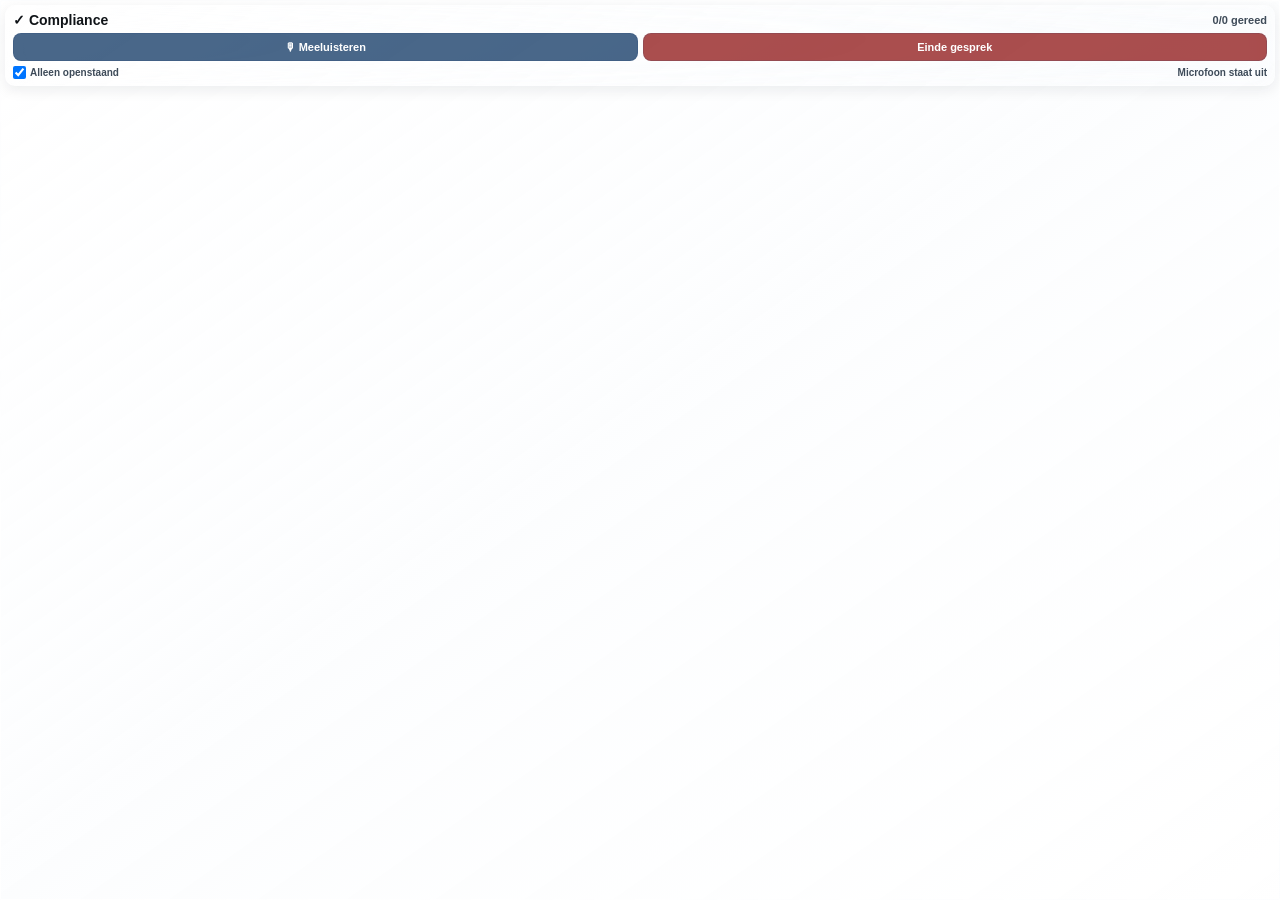
<file: overlay-frame.html>
<!doctype html>
<html lang="nl">
<head>
  <meta charset="utf-8">
  <meta name="viewport" content="width=device-width,initial-scale=1">
  <meta name="color-scheme" content="light">
  <title>Compliance overlay</title>
  <link rel="stylesheet" href="overlay-frame.css?v=1">
</head>
<body>
  <div class="glass-shell">
    <header class="glass-head">
      <div class="title-line">
        <strong>✓ Compliance</strong>
        <span id="overlayProgress">0/0 gereed</span>
      </div>
      <div class="controls">
        <button id="overlayListen" type="button">🎙 Meeluisteren</button>
        <button id="overlayEnd" type="button">Einde gesprek</button>
      </div>
      <div class="utility-line">
        <label><input id="overlayFilter" type="checkbox" checked> Alleen openstaand</label>
        <span id="overlayStatus">Microfoon staat uit</span>
      </div>
    </header>
    <main id="overlayList" aria-live="polite"></main>
  </div>
  <script src="overlay-frame.js?v=1"></script>
</body>
</html>
</file>
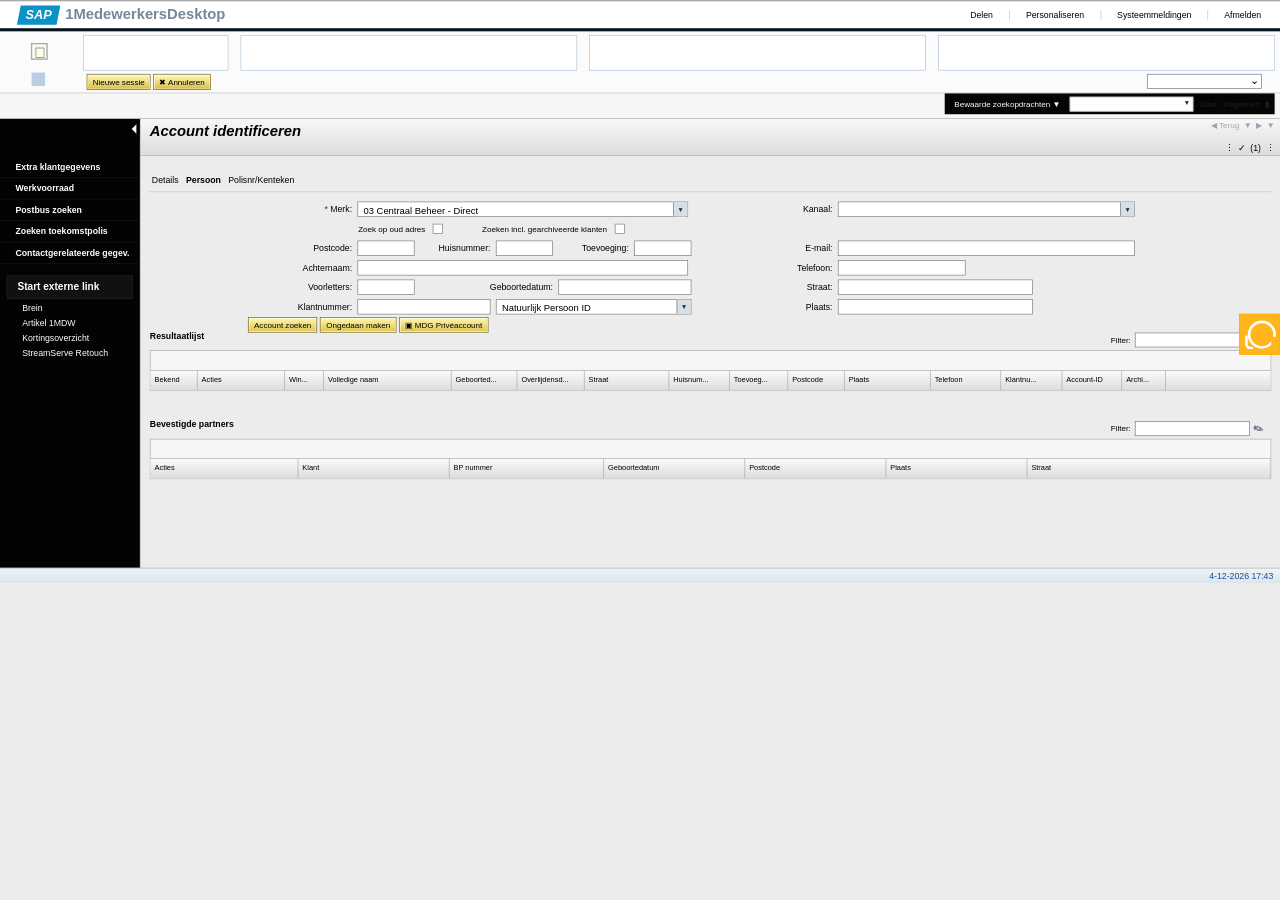
<file: overlay-lab.html>
<!doctype html>
<html lang="nl">
<head>
<meta charset="utf-8">
<meta name="viewport" content="width=device-width,initial-scale=1">
<title>Account identificeren</title>
<style>
*{box-sizing:border-box}
html,body{margin:0;width:100%;height:100%;overflow:hidden;background:#ececec;font-family:Arial,Helvetica,sans-serif;color:#000}
button,input{font:inherit}
#fit{position:absolute;left:0;top:0;width:1905px;height:868px;transform-origin:0 0}
.screen{position:relative;width:1905px;height:868px;background:#ececec;overflow:hidden;font-size:14px}

/* Bovenste SAP-balk */
.top{position:absolute;left:0;top:0;width:100%;height:47px;background:#fff;border-top:2px solid #aaa;border-bottom:5px solid #071523;display:flex;align-items:center;padding:0 28px}
.sap-logo{width:59px;height:29px;background:#0b92c7;color:#fff;font-size:19px;font-weight:900;font-style:italic;line-height:29px;text-align:center;transform:skew(-11deg);margin-right:10px}
.sap-logo span{display:block;transform:skew(11deg)}
.desktop-title{font-size:22px;font-weight:700;color:#778797}
.top-links{margin-left:auto;display:flex;gap:0;font-size:13px;align-items:center;height:100%}
.top-links span{padding:0 24px;border-right:1px solid #bfc4c9}
.top-links span:last-child{padding-right:0;border-right:0}

/* Sessiegedeelte */
.session{position:absolute;left:0;top:47px;width:100%;height:92px;background:#fbfbfb;border-bottom:1px solid #a8a8a8}
.session-icon{position:absolute;left:46px;top:17px;width:25px;height:25px;border:2px solid #aaa;background:#f2f2df;box-shadow:inset 0 0 0 3px #fff}
.session-icon:after{content:'';position:absolute;left:5px;top:5px;width:11px;height:13px;border:1px solid #777;background:#ffffe6}
.session-boxes{position:absolute;left:124px;right:8px;top:5px;display:grid;grid-template-columns:216px 1fr 1fr 1fr;gap:18px}
.session-box{height:53px;border:1px solid #a8c4dd;background:#fff}
.session-dot{position:absolute;left:47px;bottom:10px;width:20px;height:20px;background:#b9cee5}
.session-actions{position:absolute;left:129px;bottom:4px;display:flex;gap:4px}
.sap-action{height:24px;padding:1px 8px;border:1px solid #75641a;background:linear-gradient(#fffac1,#d8bd46);box-shadow:inset 0 0 0 1px #fff;font-size:12px}
.right-select{position:absolute;right:27px;bottom:6px;width:171px;height:22px;border:1px solid #777;background:#fff}
.right-select:after{content:'⌄';position:absolute;right:2px;top:-2px;font-size:17px}

/* Zoekbalk */
.search-row{position:absolute;left:0;top:139px;width:100%;height:38px;background:#f6f6f6;border-bottom:1px solid #a7a7a7}
.saved{position:absolute;right:8px;top:0;height:31px;background:#050505;color:#fff;display:flex;align-items:center;font-size:12px}
.saved-title{padding:0 14px;white-space:nowrap}
.saved-field{width:184px;height:22px;background:#fff;border:1px solid #bbb;margin-right:9px;position:relative}
.saved-field:after{content:'▼';position:absolute;right:4px;top:2px;color:#16304f;font-size:10px}
.saved-muted{color:#202020;padding:0 8px 0 0;white-space:nowrap}

/* Hoofdgebied + menu */
.content{position:absolute;left:0;right:0;top:177px;bottom:23px;display:grid;grid-template-columns:209px 1fr}
.screen.menu-closed .content{grid-template-columns:0 1fr}
.sidebar{position:relative;height:100%;background:#030303;color:#fff;border-right:1px solid #777;overflow:hidden}
.screen.menu-closed .sidebar{overflow:visible}
.screen.menu-closed .side-list{display:none}
.side-list{padding-top:56px;font-size:13px;font-weight:700;white-space:nowrap}
.side-item{height:32px;padding:8px 23px;border-bottom:1px solid #171717}
.side-group{margin:17px 10px 0;height:35px;padding:7px 15px;border:1px solid #222;background:#111;font-size:15px}
.side-links{padding:3px 33px 0;font-weight:400;line-height:1.72}
.menu-toggle{position:absolute;z-index:50;top:0;width:22px;height:30px;border:0;background:#030303;padding:0;cursor:pointer}
.menu-toggle:focus-visible{outline:2px solid #fff;outline-offset:-2px}
.menu-toggle:after{content:'';position:absolute;top:8px;width:0;height:0;border-top:7px solid transparent;border-bottom:7px solid transparent}
.screen.menu-open .menu-toggle{right:0;border-radius:13px 0 0 13px}
.screen.menu-open .menu-toggle:after{right:5px;border-right:7px solid #fff}
.screen.menu-closed .menu-toggle{left:0;border-radius:0 13px 13px 0}
.screen.menu-closed .menu-toggle:after{left:5px;border-left:7px solid #fff}

.main{position:relative;min-width:0;height:100%;background:#ececec;overflow:hidden}
.page-title{position:absolute;left:0;top:0;right:0;height:55px;background:linear-gradient(#f7f7f7,#dcdcdc);border-bottom:1px solid #a5a5a5;font-size:22px;font-weight:700;font-style:italic;padding:5px 0 0 14px}
.page-nav{position:absolute;right:8px;top:2px;font-size:12px;color:#9aa8b5;font-style:normal;font-weight:400}
.page-status{position:absolute;right:8px;bottom:3px;font-size:13px;font-style:normal;font-weight:400}
.closed-chip{display:none;position:absolute;left:208px;top:37px;height:30px;background:#293b52;color:#fff;padding:7px 10px;font-size:13px;font-style:normal;font-weight:400;border:1px solid #7c8997}
.screen.menu-closed .closed-chip{display:block}

.work{position:absolute;left:0;right:0;top:55px;bottom:0;background:#ececec}
.subtabs{position:absolute;left:17px;top:29px;height:25px;display:flex;gap:11px;align-items:flex-start;font-size:13px}
.subtabs .active{font-weight:700}
.rule{position:absolute;left:13px;right:12px;top:53px;border-top:1px solid #c8c8c8}

.form-left,.form-right{position:absolute;top:65px}
.screen.menu-open .form-left{left:160px;width:655px}
.screen.menu-closed .form-left{left:220px;width:705px}
.screen.menu-open .form-right{left:915px;width:565px}
.screen.menu-closed .form-right{left:1035px;width:565px}
.frow{height:29px;display:grid;grid-template-columns:155px 1fr;gap:8px;align-items:center}
.frow label{text-align:right;font-size:13px;white-space:nowrap}
.field{height:23px;border:1px solid #777;background:#fff;position:relative}
.field.select:after{content:'▼';position:absolute;right:0;top:0;width:20px;height:21px;border-left:1px solid #777;background:#d7dee5;display:flex;align-items:center;justify-content:center;font-size:10px;color:#1e324a}
.checks{height:29px;display:flex;align-items:center;padding-left:164px;gap:58px;font-size:12px;white-space:nowrap}
.checkbox{display:inline-block;width:15px;height:15px;border:1px solid #777;background:#fff;margin-left:8px;vertical-align:-3px}
.multi{height:29px;display:grid;grid-template-columns:155px 85px 105px 85px 105px 85px;gap:8px;align-items:center}
.multi label{text-align:right;font-size:13px;white-space:nowrap}
.action-line{display:flex;gap:4px;margin-top:1px}
.form-button{height:23px;padding:1px 8px;border:1px solid #78661d;background:linear-gradient(#fff8ad,#ddc450);box-shadow:inset 0 0 0 1px #fff;font-size:12px}
.form-right .frow{grid-template-columns:115px 1fr}
.form-right .short{width:190px}
.form-right .medium{width:290px}

.result-title{position:absolute;left:14px;top:260px;font-size:13px;font-weight:700}
.result{position:absolute;left:14px;right:13px;top:289px;height:61px;border:1px solid #aaa;background:#f6f6f6}
.filter{position:absolute;right:10px;top:-27px;display:flex;align-items:center;gap:6px;font-size:12px}
.filter-box{width:171px;height:22px;border:1px solid #777;background:#fff}
.pencil{font-size:18px;color:#233852;transform:rotate(-28deg)}
.table-head{position:absolute;left:0;right:0;bottom:0;height:30px;display:grid;background:linear-gradient(#fafafa,#ddd);border-top:1px solid #aaa;font-size:11px;white-space:nowrap;overflow:hidden}
.table-head.result-cols{grid-template-columns:70px 130px 58px 190px 98px 100px 126px 90px 87px 84px 128px 105px 91px 89px 65px}
.table-head.partner-cols{grid-template-columns:220px 225px 230px 210px 210px 210px 1fr}
.table-head span{padding:7px 6px;border-right:1px solid #aaa;overflow:hidden;text-overflow:ellipsis}
.partner-title{position:absolute;left:14px;top:392px;font-size:13px;font-weight:700}
.partner{position:absolute;left:14px;right:13px;top:421px;height:60px;border:1px solid #aaa;background:#f6f6f6}

/* Help-icoon rechts */
.help{position:absolute;right:0;top:235px;width:61px;height:61px;background:#ffb51b;border:1px solid #ffaf00}
.help:before{content:'';position:absolute;left:12px;top:9px;width:34px;height:34px;border:4px solid #fff;border-radius:50%}
.help:after{content:'';position:absolute;left:8px;top:31px;width:8px;height:17px;border-left:4px solid #fff;border-bottom:4px solid #fff;border-radius:0 0 0 8px;box-shadow:37px 0 0 -2px #ffb51b}

.statusbar{position:absolute;left:0;right:0;bottom:0;height:23px;background:linear-gradient(#eef4f8,#dbe5ec);border-top:1px solid #9faab5;box-shadow:inset 0 1px 0 #fff}
.clock{position:absolute;right:10px;bottom:3px;font-size:13px;color:#174d91;white-space:nowrap}
</style>
</head>
<body>
<div id="fit">
  <div id="screen" class="screen menu-open">
    <div class="top">
      <div class="sap-logo"><span>SAP</span></div>
      <div class="desktop-title">1MedewerkersDesktop</div>
      <div class="top-links"><span>Delen</span><span>Personaliseren</span><span>Systeemmeldingen</span><span>Afmelden</span></div>
    </div>

    <div class="session">
      <div class="session-icon"></div>
      <div class="session-boxes"><div class="session-box"></div><div class="session-box"></div><div class="session-box"></div><div class="session-box"></div></div>
      <div class="session-dot"></div>
      <div class="session-actions"><button class="sap-action">Nieuwe sessie</button><button class="sap-action">✖ Annuleren</button></div>
      <div class="right-select"></div>
    </div>

    <div class="search-row">
      <div class="saved"><span class="saved-title">Bewaarde zoekopdrachten ▼</span><div class="saved-field"></div><span class="saved-muted">Start&nbsp;&nbsp;&nbsp;Uitgebreid&nbsp;&nbsp;▮</span></div>
    </div>

    <div class="content">
      <aside class="sidebar">
        <button id="menuToggle" class="menu-toggle" type="button" aria-label="Linker menu open- of dichtklappen"></button>
        <div class="side-list">
          <div class="side-item">Extra klantgegevens</div>
          <div class="side-item">Werkvoorraad</div>
          <div class="side-item">Postbus zoeken</div>
          <div class="side-item">Zoeken toekomstpolis</div>
          <div class="side-item">Contactgerelateerde gegev.</div>
          <div class="side-group">Start externe link</div>
          <div class="side-links">Brein<br>Artikel 1MDW<br>Kortingsoverzicht<br>StreamServe Retouch</div>
        </div>
      </aside>

      <section class="main">
        <div class="page-title">Account identificeren
          <div class="page-nav">◀ Terug&nbsp;&nbsp;▼&nbsp;&nbsp;▶&nbsp;&nbsp;▼</div>
          <div class="page-status">⋮&nbsp;&nbsp;✓&nbsp; (1)&nbsp; ⋮</div>
          <div class="closed-chip">Account identificeren</div>
        </div>
        <div class="work">
          <div class="subtabs"><span>Details</span><span class="active">Persoon</span><span>Polisnr/Kenteken</span></div>
          <div class="rule"></div>

          <div class="form-left">
            <div class="frow"><label><span style="color:#b40000">*</span> Merk:</label><div class="field select" style="padding:4px 28px 0 8px">03 Centraal Beheer - Direct</div></div>
            <div class="checks"><span>Zoek op oud adres <i class="checkbox"></i></span><span>Zoeken incl. gearchiveerde klanten <i class="checkbox"></i></span></div>
            <div class="multi"><label>Postcode:</label><div class="field"></div><label>Huisnummer:</label><div class="field"></div><label>Toevoeging:</label><div class="field"></div></div>
            <div class="frow"><label>Achternaam:</label><div class="field"></div></div>
            <div class="multi"><label>Voorletters:</label><div class="field"></div><label style="grid-column:3/5">Geboortedatum:</label><div class="field" style="grid-column:5/7"></div></div>
            <div class="multi"><label>Klantnummer:</label><div class="field" style="grid-column:2/4"></div><div class="field select" style="grid-column:4/7;padding:4px 28px 0 8px">Natuurlijk Persoon ID</div></div>
            <div class="action-line"><button class="form-button">Account zoeken</button><button class="form-button">Ongedaan maken</button><button class="form-button">▣ MDG Privéaccount</button></div>
          </div>

          <div class="form-right">
            <div class="frow"><label>Kanaal:</label><div class="field select"></div></div>
            <div style="height:29px"></div>
            <div class="frow"><label>E-mail:</label><div class="field"></div></div>
            <div class="frow"><label>Telefoon:</label><div class="field short"></div></div>
            <div class="frow"><label>Straat:</label><div class="field medium"></div></div>
            <div class="frow"><label>Plaats:</label><div class="field medium"></div></div>
          </div>

          <div class="result-title">Resultaatlijst</div>
          <div class="result"><div class="filter">Filter: <span class="filter-box"></span><span class="pencil">✎</span></div><div class="table-head result-cols"><span>Bekend</span><span>Acties</span><span>Win...</span><span>Volledige naam</span><span>Geboorted...</span><span>Overlijdensd...</span><span>Straat</span><span>Huisnum...</span><span>Toevoeg...</span><span>Postcode</span><span>Plaats</span><span>Telefoon</span><span>Klantnu...</span><span>Account-ID</span><span>Archi...</span></div></div>

          <div class="partner-title">Bevestigde partners</div>
          <div class="partner"><div class="filter">Filter: <span class="filter-box"></span><span class="pencil">✎</span></div><div class="table-head partner-cols"><span>Acties</span><span>Klant</span><span>BP nummer</span><span>Geboortedatum</span><span>Postcode</span><span>Plaats</span><span>Straat</span></div></div>

          <div class="help"></div>
        </div>
      </section>
    </div>

    <div class="statusbar"><span id="clock" class="clock"></span></div>
  </div>
</div>
<script>
(()=>{
  'use strict';
  const fit=document.getElementById('fit');
  const screen=document.getElementById('screen');
  const toggle=document.getElementById('menuToggle');
  const clock=document.getElementById('clock');

  function refit(){
    const scale=Math.min(window.innerWidth/1905,window.innerHeight/868);
    fit.style.transform=`scale(${scale})`;
  }
  function updateClock(){
    const d=new Date();
    const pad=n=>String(n).padStart(2,'0');
    clock.textContent=`${d.getDate()}-${d.getMonth()+1}-${d.getFullYear()} ${pad(d.getHours())}:${pad(d.getMinutes())}`;
  }
  toggle.addEventListener('click',()=>{
    const open=screen.classList.contains('menu-open');
    screen.classList.toggle('menu-open',!open);
    screen.classList.toggle('menu-closed',open);
  });
  window.addEventListener('resize',refit);
  refit();
  updateClock();
  setInterval(updateClock,1000);
})();
</script>
</body>
</html>
</file>
<file: styles.css>
:root{--navy:#07244a;--green:#2f8f55;--gold:#d8a319;--bg:#f7f3e9;--card:rgba(255,255,255,.78);--shadow:0 16px 35px rgba(7,36,74,.14)}
*{box-sizing:border-box}
body{margin:0;min-height:100vh;font-family:Arial,Helvetica,sans-serif;color:var(--navy);background:radial-gradient(circle at top left,rgba(7,36,74,.96) 0 11%,transparent 11.2%),radial-gradient(circle at top right,rgba(47,143,85,.18) 0 18%,transparent 18.2%),radial-gradient(circle at bottom right,rgba(47,143,85,.55) 0 22%,transparent 22.2%),radial-gradient(circle at bottom left,rgba(47,143,85,.20) 0 20%,transparent 20.2%),linear-gradient(135deg,#fffaf0,#edf6ef);overflow:auto}
.page{width:100vw;min-height:100vh;padding:clamp(18px,2.1vw,36px);display:flex;flex-direction:column;gap:clamp(14px,1.7vw,26px)}
header{text-align:center;flex:0 0 auto}
h1{margin:0;font-size:clamp(32px,4.2vw,72px);letter-spacing:.04em;text-transform:uppercase;line-height:1;text-shadow:0 3px 0 rgba(7,36,74,.08)}
.tick{display:inline-grid;place-items:center;width:.95em;height:.95em;border-radius:50%;background:var(--green);color:white;margin-right:.25em;font-weight:900}
#checklistRoot{flex:1 1 auto;display:grid;grid-template-columns:1fr 1fr;gap:clamp(14px,1.4vw,24px);align-content:center;max-width:1500px;width:min(92vw,1500px);margin:0 auto}
.card{background:var(--card);border-radius:28px;padding:clamp(18px,1.6vw,28px);box-shadow:var(--shadow);backdrop-filter:blur(6px);border:1px solid rgba(255,255,255,.65);min-height:165px}
.wide{grid-column:1/-1;background:rgba(255,249,229,.85)}
.acceptance-section{margin-top:22px;padding-top:20px;border-top:3px solid rgba(7,36,74,.14)}
.question-subtext,.yes-options{display:block;margin:10px 0;padding:14px 16px;border-radius:14px;color:#182b45;background:rgba(255,255,255,.72);font-size:clamp(16px,1.15vw,21px);line-height:1.45}
.question-subtext{margin-top:12px;padding-top:10px;border-top:1px solid rgba(255,255,255,.5);font-size:.88em}
.question-subtext ul{margin:7px 0 0;padding-left:24px}.question-subtext li{margin:5px 0}
.answer-buttons{display:flex;gap:10px;margin:12px 0}.answer-buttons button.selected{outline:4px solid var(--gold)}
.yes-options[hidden]{display:none}.yes-options ol{margin:8px 0 0;padding-left:28px}.yes-options li{margin:7px 0}
h2{margin:0 0 14px;font-size:clamp(22px,1.8vw,34px);line-height:1.1}.acceptance-section h2{margin-top:18px}
.checks{display:grid;gap:10px}.checkline{display:flex;align-items:flex-start;gap:12px;font-size:clamp(18px,1.35vw,25px);line-height:1.25;cursor:pointer;user-select:none;padding:10px 12px;border-radius:12px;color:white;background:#c83f3f;box-shadow:0 3px 8px rgba(7,36,74,.12);transition:background-color .18s ease,transform .12s ease}.checkline:hover{transform:translateY(-1px)}.checkline:has(input[type=checkbox]:checked){background:var(--green)}.checkline[hidden]{display:none}
input[type=checkbox]{appearance:none;width:1.05em;height:1.05em;margin-top:.1em;border:3px solid currentColor;border-radius:4px;background:white;flex:0 0 auto;display:grid;place-items:center;cursor:pointer}input[type=checkbox]::after{content:'✓';color:var(--green);font-size:.85em;font-weight:900;transform:scale(0);transition:transform .12s ease}input[type=checkbox]:checked{background:white;border-color:white}input[type=checkbox]:checked::after{transform:scale(1)}
.buttons{position:fixed;right:22px;bottom:18px;display:flex;gap:10px;z-index:20}button{border:0;border-radius:999px;padding:10px 16px;font-size:15px;font-weight:700;color:white;background:var(--navy);cursor:pointer;box-shadow:0 8px 18px rgba(7,36,74,.18)}button:hover{filter:brightness(1.1)}button:disabled{cursor:default;opacity:.75}#endButton{background:#c83f3f}#overlayButton{background:#6d4bc3}#pauseTimerButton{background:#d88b19}#pauseTimerButton.running{background:#2f8f55}
.speech-panel{position:sticky;top:10px;width:min(760px,92vw);margin:0 auto;padding:14px;border-radius:18px;background:rgba(255,255,255,.94);box-shadow:var(--shadow);z-index:10;transition:width .2s ease,padding .2s ease}.speech-panel.listening{width:min(420px,92vw);padding:10px 12px}.speech-panel.listening .speech-controls{margin-bottom:0}.speech-panel.listening #transcript,.speech-panel.listening .speech-note{display:none}.speech-controls{display:flex;flex-wrap:wrap;align-items:center;gap:10px;margin-bottom:8px}#listenButton.listening{background:#c83f3f}#listenStatus{font-size:14px;font-weight:700}#transcript{min-height:42px;max-height:86px;overflow-y:auto;padding:9px 11px;border-radius:10px;color:#334155;background:#eef2f7;font-size:14px;line-height:1.35}.speech-note{margin:7px 0 0;color:#64748b;font-size:12px}
@media(max-width:900px){body{overflow:auto}.page{height:auto;min-height:100vh}#checklistRoot{grid-template-columns:1fr}.wide{grid-column:auto}.speech-panel{width:min(760px,92vw)}.speech-panel.listening{width:min(420px,92vw)}}
@media(max-width:600px){.buttons{right:12px;bottom:12px;left:12px;flex-wrap:wrap;justify-content:flex-end}.buttons button{padding:9px 13px;font-size:13px}}
</file>
<file: overlay-frame.css>
:root{
  color-scheme:light;
  --ink:#101418;
  --muted:#3e4b59;
  --line:rgba(15,23,42,.16);
  --open:rgba(177,58,58,.94);
  --done:rgba(207,244,218,.76);
  --accent:#173d68;
  --danger:#9d3131;
  --gold:#b88300;
}

*{box-sizing:border-box}
html,body{margin:0;width:100%;min-height:100%;background:transparent!important}
body{font-family:Arial,Helvetica,sans-serif;color:var(--ink);overflow:auto}
button,input{font:inherit}

.glass-shell{
  min-height:100vh;
  padding:4px;
  background:
    linear-gradient(145deg,rgba(255,255,255,.24),rgba(232,240,248,.12) 48%,rgba(255,255,255,.18));
  -webkit-backdrop-filter:blur(18px) saturate(1.25);
  backdrop-filter:blur(18px) saturate(1.25);
  border:1px solid rgba(255,255,255,.24);
  box-shadow:inset 0 1px 0 rgba(255,255,255,.35);
}

.glass-head{
  position:sticky;
  top:0;
  z-index:5;
  padding:6px 7px;
  border:1px solid rgba(255,255,255,.20);
  border-radius:10px;
  background:rgba(255,255,255,.14);
  -webkit-backdrop-filter:blur(14px) saturate(1.15);
  backdrop-filter:blur(14px) saturate(1.15);
  box-shadow:0 4px 14px rgba(15,23,42,.08);
}

.title-line,.utility-line{display:flex;align-items:center;justify-content:space-between;gap:7px}
.title-line strong{font-size:14px;color:var(--ink)}
#overlayProgress{font-size:11px;font-weight:800;color:var(--muted);white-space:nowrap}
.controls{display:grid;grid-template-columns:1fr 1fr;gap:5px;margin-top:5px}
.controls button{
  min-height:28px;
  padding:4px 8px;
  border:1px solid rgba(23,61,104,.14);
  border-radius:8px;
  background:rgba(23,61,104,.78);
  color:#fff;
  font-size:11px;
  font-weight:800;
  cursor:pointer;
  box-shadow:none;
}
#overlayListen.active,#overlayEnd{background:rgba(157,49,49,.86)}
.controls button:disabled{opacity:.8;cursor:default}
.utility-line{margin-top:5px;font-size:10px;font-weight:700;color:var(--muted)}
.utility-line label{display:flex;align-items:center;gap:4px;cursor:pointer}
.utility-line input{width:13px;height:13px;margin:0}
#overlayStatus{max-width:48%;text-align:right;overflow:hidden;text-overflow:ellipsis;white-space:nowrap}

#overlayList{display:grid;gap:4px;padding:5px 0 9px;background:transparent}
.overlay-section{
  margin:3px 4px 0;
  padding:2px 1px;
  font-size:9px;
  font-weight:900;
  letter-spacing:.06em;
  text-transform:uppercase;
  color:rgba(16,20,24,.72);
}

.overlay-row{
  display:flex;
  align-items:flex-start;
  gap:6px;
  padding:7px 8px;
  border:1px solid rgba(104,25,25,.45);
  border-radius:9px;
  color:#fff;
  background:var(--open);
  -webkit-backdrop-filter:none;
  backdrop-filter:none;
  box-shadow:0 2px 8px rgba(15,23,42,.10);
  font-size:12px;
  line-height:1.24;
  cursor:pointer;
}
.overlay-row.checked{background:var(--done);border-color:rgba(47,143,85,.24);color:var(--ink)}
.overlay-row[hidden]{display:none}
.overlay-row input{width:16px;height:16px;margin:0;flex:0 0 auto;accent-color:#2f8f55}
.overlay-text{min-width:0;color:inherit;text-shadow:none}
.overlay-row:not(.checked) .overlay-text{color:#fff}
.overlay-text strong{font-weight:900}
.overlay-text .question-subtext{display:block;margin-top:5px;padding-top:5px;border-top:1px solid rgba(255,255,255,.26);font-size:.91em}
.overlay-row.checked .question-subtext{border-top-color:var(--line)}
.overlay-text ul{margin:4px 0 0;padding-left:17px}
.overlay-text li{margin:2px 0}

.strict-word{border-radius:3px;transition:background-color .16s ease,color .16s ease}
.strict-word.read{background:rgba(47,143,85,.34);color:#f4fff7}
.overlay-row.checked .strict-word.read{color:#063d1f}

.overlay-answer{display:grid;grid-template-columns:1fr 1fr;gap:5px;margin:-1px 3px 2px}
.overlay-answer[hidden]{display:none}
.overlay-answer button{
  min-height:28px;
  border:1px solid rgba(255,255,255,.22);
  border-radius:8px;
  color:var(--ink);
  background:rgba(255,255,255,.34);
  -webkit-backdrop-filter:blur(12px);
  backdrop-filter:blur(12px);
  font-size:11px;
  font-weight:800;
  cursor:pointer;
}
.overlay-answer button.selected{outline:2px solid rgba(184,131,0,.58)}

.overlay-subcategories{
  margin:-1px 3px 2px;
  padding:8px 9px;
  border:1px solid rgba(184,131,0,.28);
  border-radius:8px;
  background:rgba(255,248,220,.36);
  -webkit-backdrop-filter:blur(12px);
  backdrop-filter:blur(12px);
  color:var(--ink);
  font-size:11px;
  line-height:1.28;
}
.overlay-subcategories[hidden]{display:none}
.overlay-subcategories strong{display:block;margin-bottom:4px}
.overlay-subcategories ol{margin:0;padding-left:17px}
.overlay-subcategories li{margin:3px 0}

.overlay-empty{
  margin:7px 2px;
  padding:13px 10px;
  border:1px solid rgba(47,143,85,.18);
  border-radius:9px;
  background:rgba(207,244,218,.34);
  -webkit-backdrop-filter:blur(12px);
  backdrop-filter:blur(12px);
  color:#174d2c;
  text-align:center;
  font-size:12px;
  font-weight:900;
}

@media (max-width:340px){
  .utility-line{align-items:flex-start;flex-direction:column}
  #overlayStatus{max-width:none;text-align:left}
}
</file>
